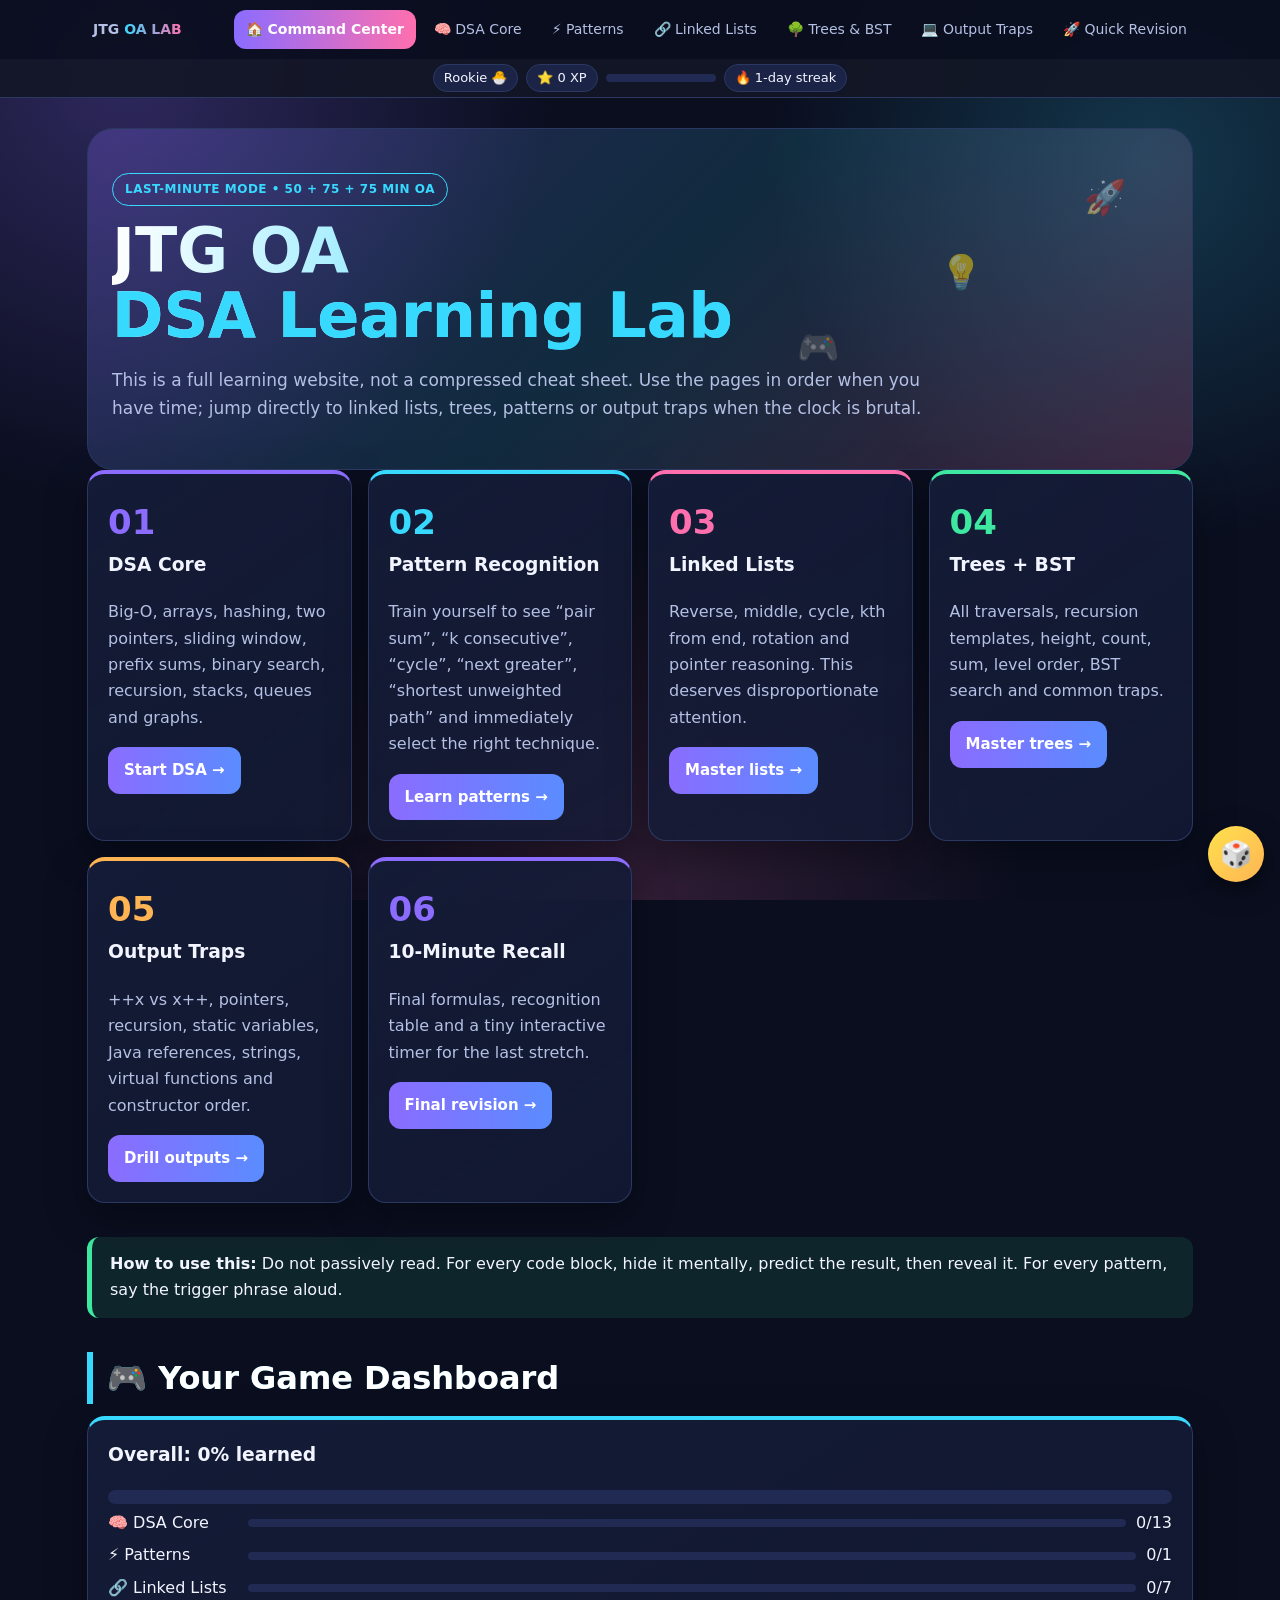
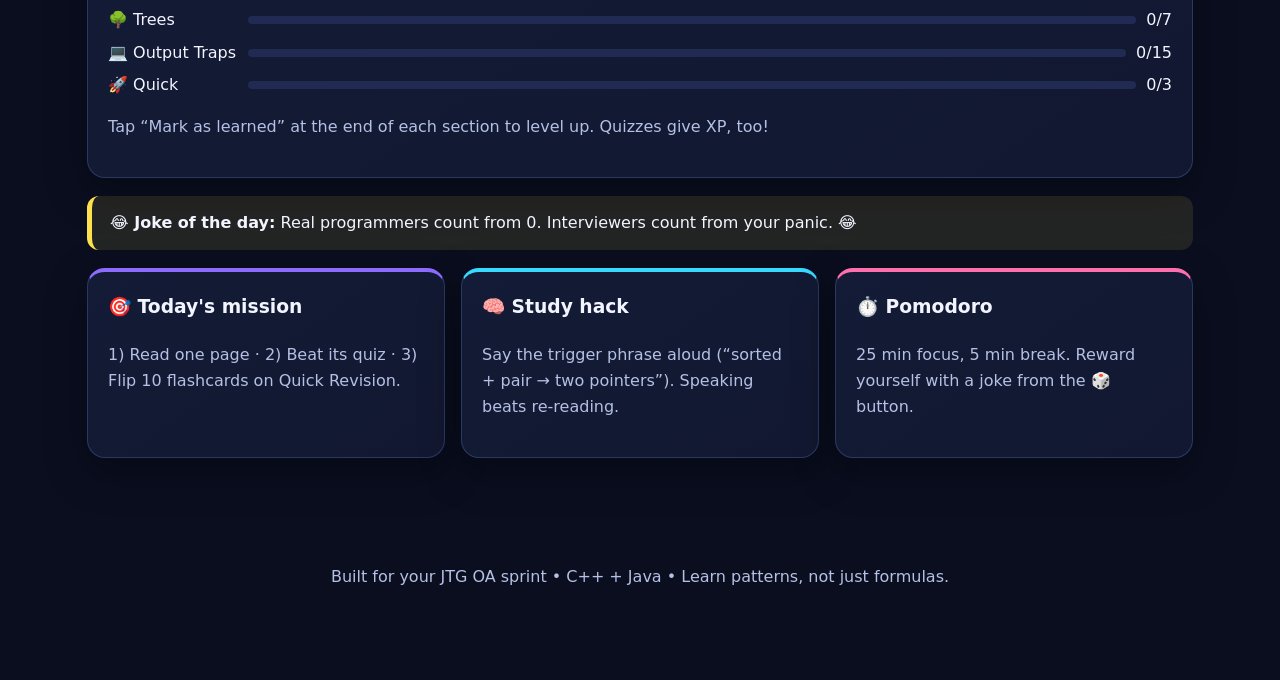
<file: index.html>
<!doctype html><html lang="en"><head><meta charset="utf-8"><meta name="viewport" content="width=device-width,initial-scale=1,viewport-fit=cover"><meta name="theme-color" content="#0a0e1f"><meta name="apple-mobile-web-app-capable" content="yes"><meta name="mobile-web-app-capable" content="yes"><link rel="icon" href="data:image/svg+xml,<svg xmlns=%27http://www.w3.org/2000/svg%27 viewBox=%270 0 100 100%27><text y=%27.9em%27 font-size=%2790%27>🧠</text></svg>">
<title>Command Center | JTG OA Lab</title><link rel="stylesheet" href="style.css"></head><body>
<header><nav class="nav"><a class="logo" href="index.html">JTG <span>OA LAB</span></a><a class="active" href="index.html">🏠 Command Center</a><a class="" href="dsa.html">🧠 DSA Core</a><a class="" href="patterns.html">⚡ Patterns</a><a class="" href="linked-list.html">🔗 Linked Lists</a><a class="" href="trees.html">🌳 Trees & BST</a><a class="" href="output-traps.html">💻 Output Traps</a><a class="" href="quick.html">🚀 Quick Revision</a></nav></header>
<div class="progress"><div id="progressBar"></div></div><main class="wrap">
<div class="hero"><span class="float" style="right:6%;top:12%;animation-delay:0.0s">🚀</span><span class="float" style="right:19%;top:34%;animation-delay:0.8s">💡</span><span class="float" style="right:32%;top:56%;animation-delay:1.6s">🎮</span><span class="badge">LAST-MINUTE MODE • 50 + 75 + 75 MIN OA</span>
<h1>JTG OA<br><span style="color:var(--cyan)">DSA Learning Lab</span></h1>
<p>This is a full learning website, not a compressed cheat sheet. Use the pages in order when you have time; jump directly to linked lists, trees, patterns or output traps when the clock is brutal.</p></div>
<div class="grid">
<div class="card"><div class="kpi">01</div><h3>DSA Core</h3><p>Big-O, arrays, hashing, two pointers, sliding window, prefix sums, binary search, recursion, stacks, queues and graphs.</p><a class="btn" href="dsa.html">Start DSA →</a></div>
<div class="card"><div class="kpi">02</div><h3>Pattern Recognition</h3><p>Train yourself to see “pair sum”, “k consecutive”, “cycle”, “next greater”, “shortest unweighted path” and immediately select the right technique.</p><a class="btn" href="patterns.html">Learn patterns →</a></div>
<div class="card"><div class="kpi">03</div><h3>Linked Lists</h3><p>Reverse, middle, cycle, kth from end, rotation and pointer reasoning. This deserves disproportionate attention.</p><a class="btn" href="linked-list.html">Master lists →</a></div>
<div class="card"><div class="kpi">04</div><h3>Trees + BST</h3><p>All traversals, recursion templates, height, count, sum, level order, BST search and common traps.</p><a class="btn" href="trees.html">Master trees →</a></div>
<div class="card"><div class="kpi">05</div><h3>Output Traps</h3><p>++x vs x++, pointers, recursion, static variables, Java references, strings, virtual functions and constructor order.</p><a class="btn" href="output-traps.html">Drill outputs →</a></div>
<div class="card"><div class="kpi">06</div><h3>10-Minute Recall</h3><p>Final formulas, recognition table and a tiny interactive timer for the last stretch.</p><a class="btn" href="quick.html">Final revision →</a></div>
</div>
<section><div class="callout good"><b>How to use this:</b> Do not passively read. For every code block, hide it mentally, predict the result, then reveal it. For every pattern, say the trigger phrase aloud.</div></section>
</main>
<footer>Built for your JTG OA sprint • C++ + Java • Learn patterns, not just formulas.</footer>
<script src="app.js"></script></body></html>
</file>
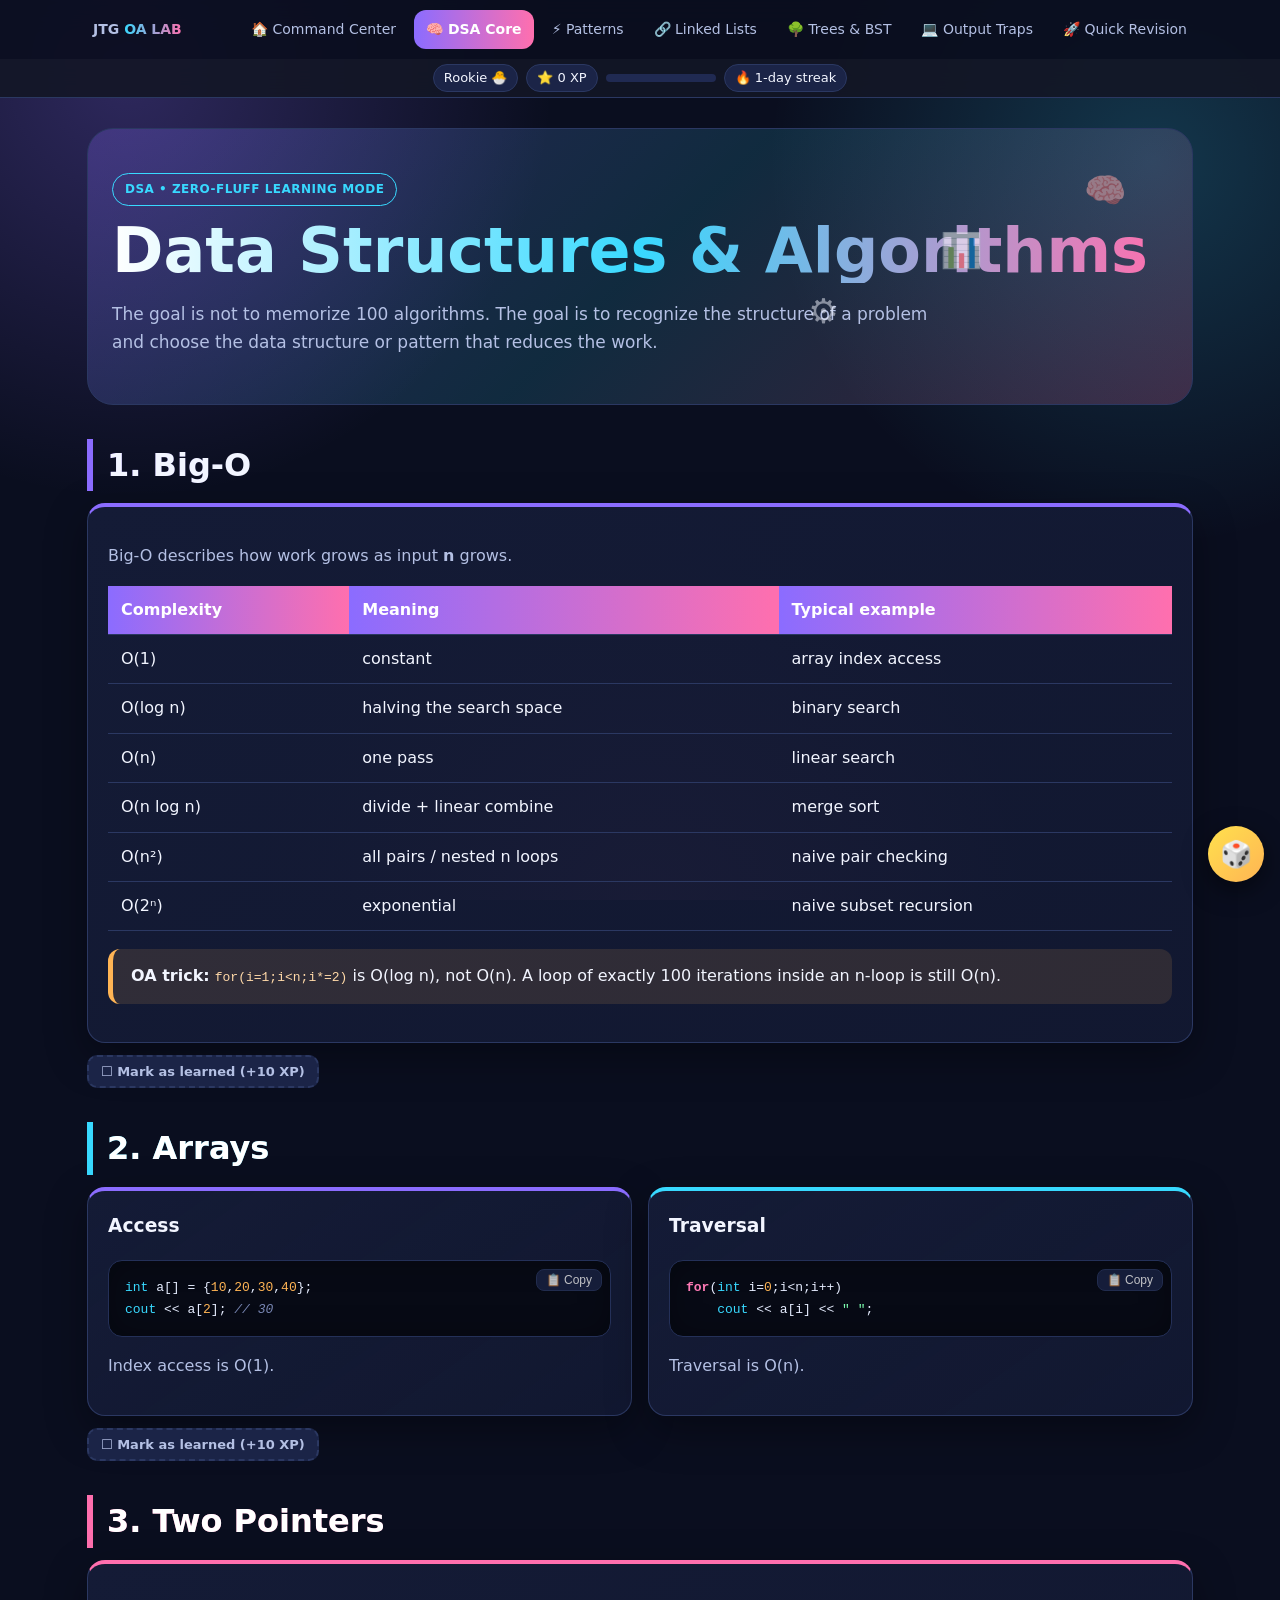
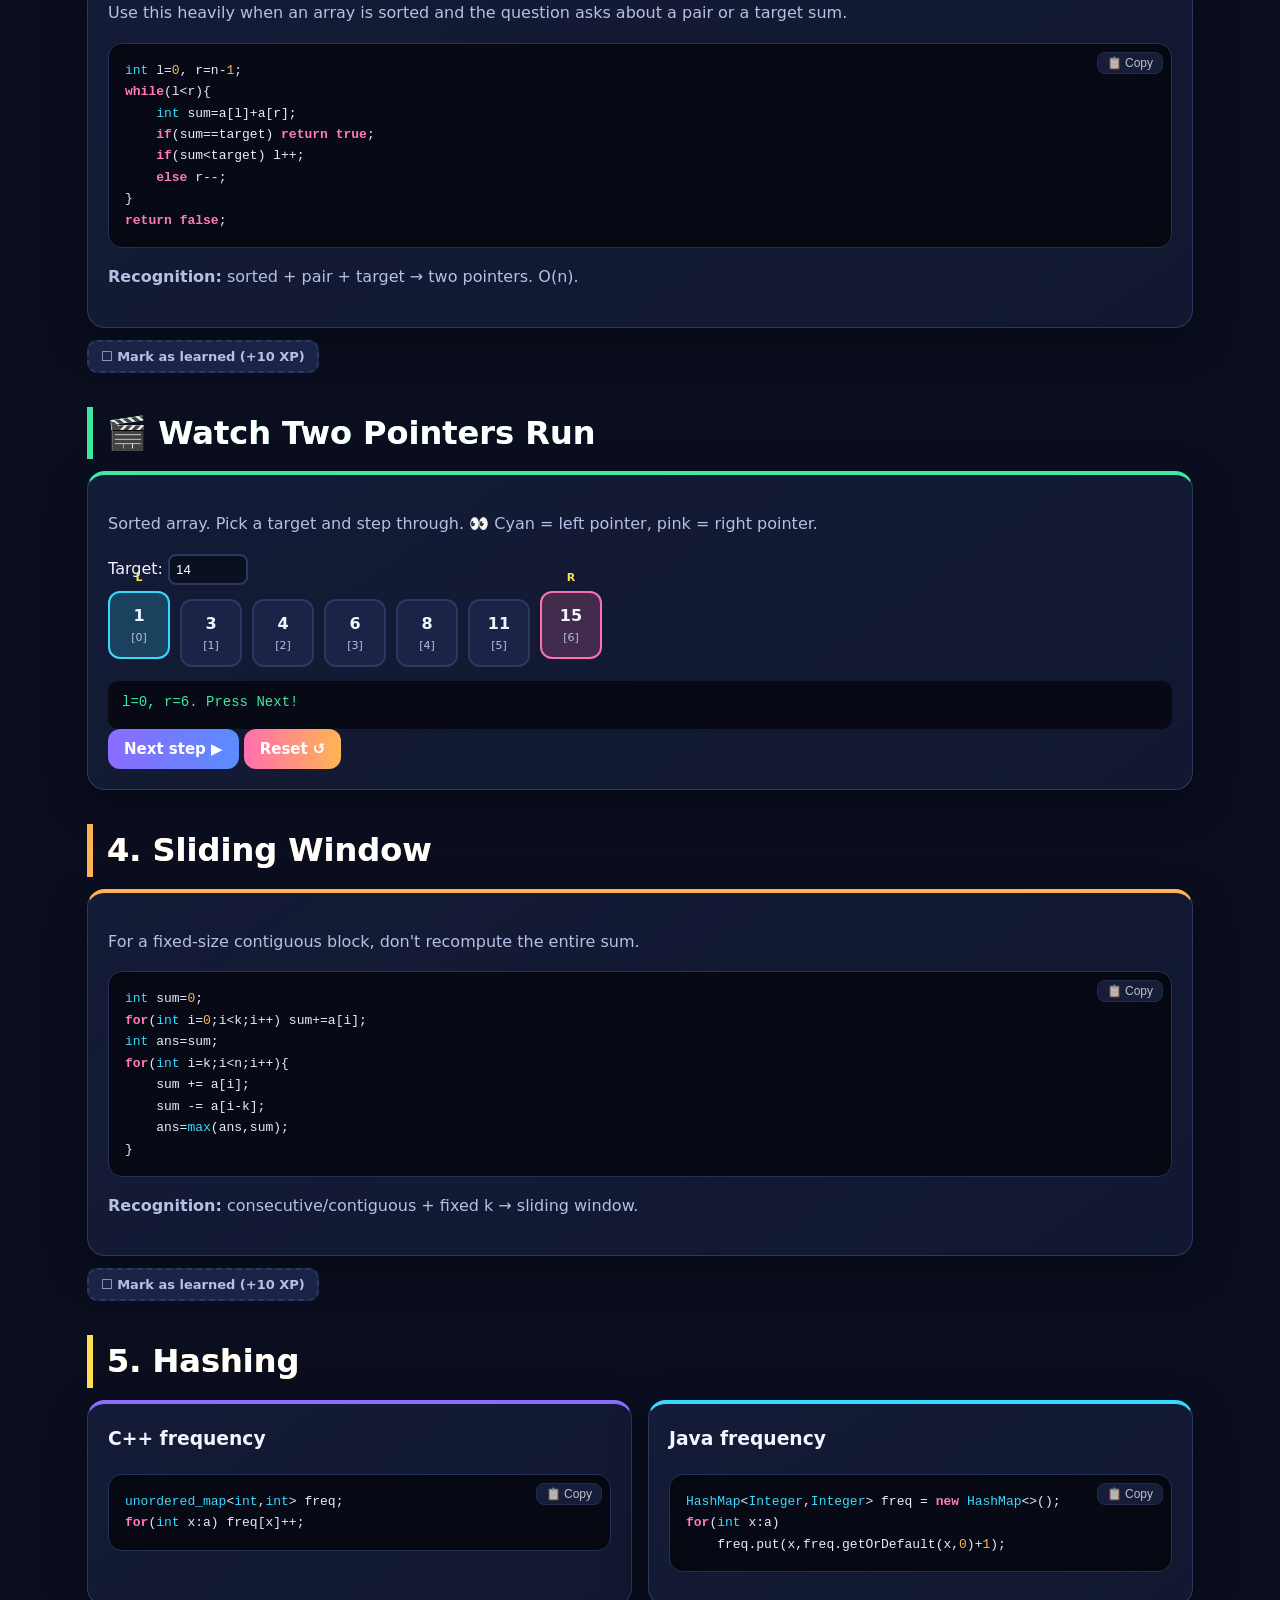
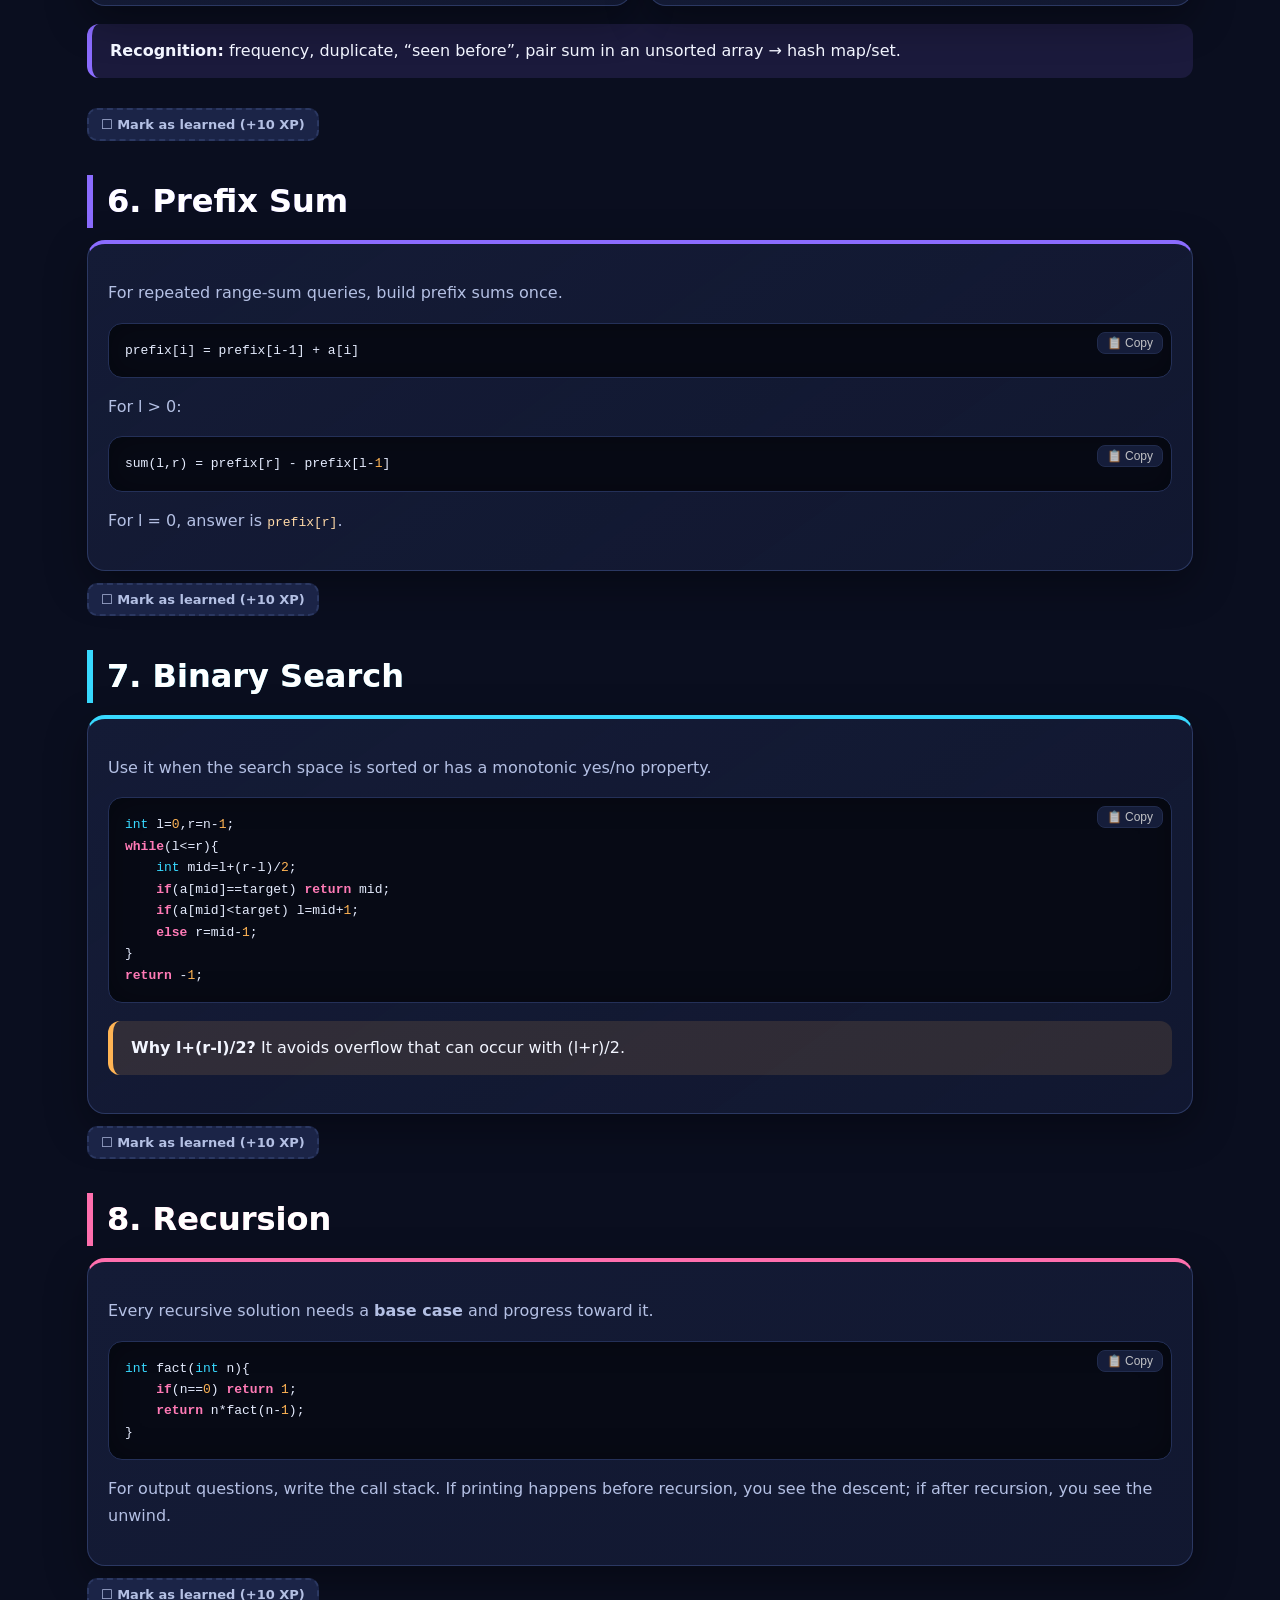
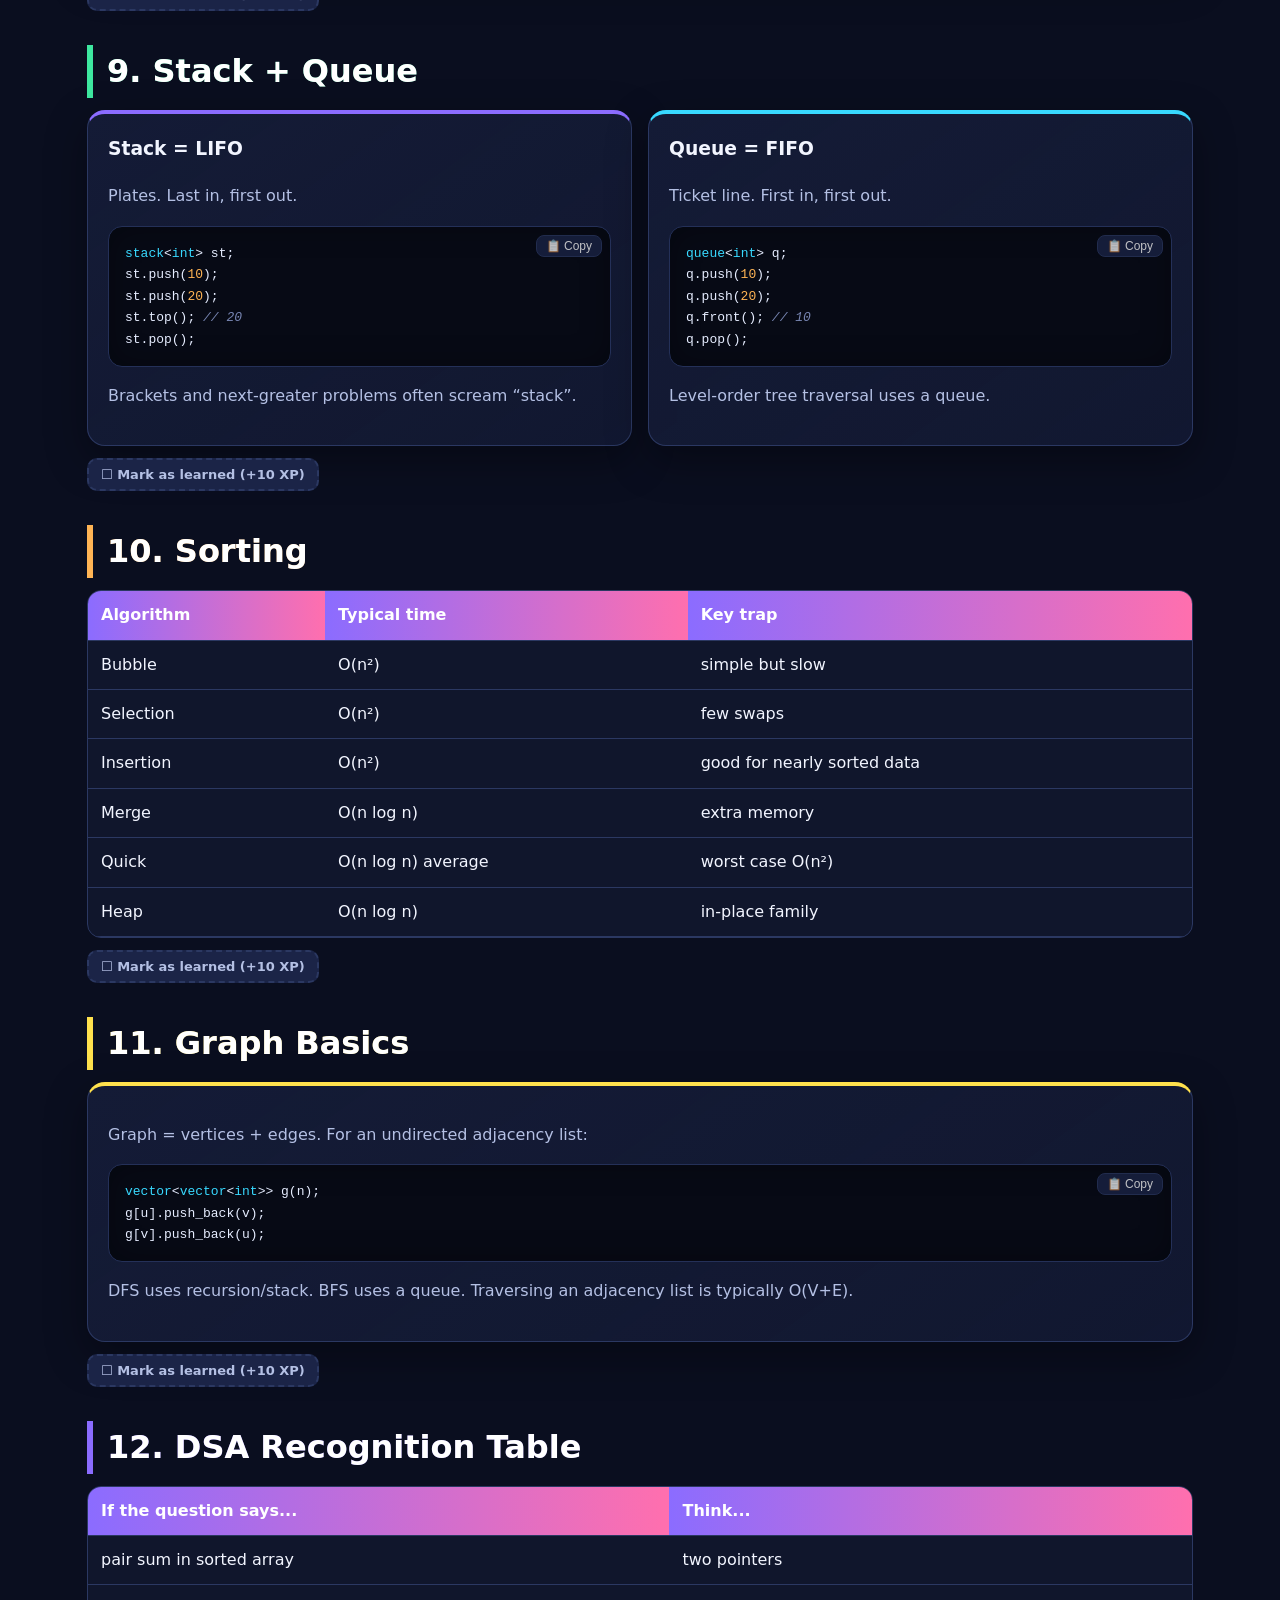
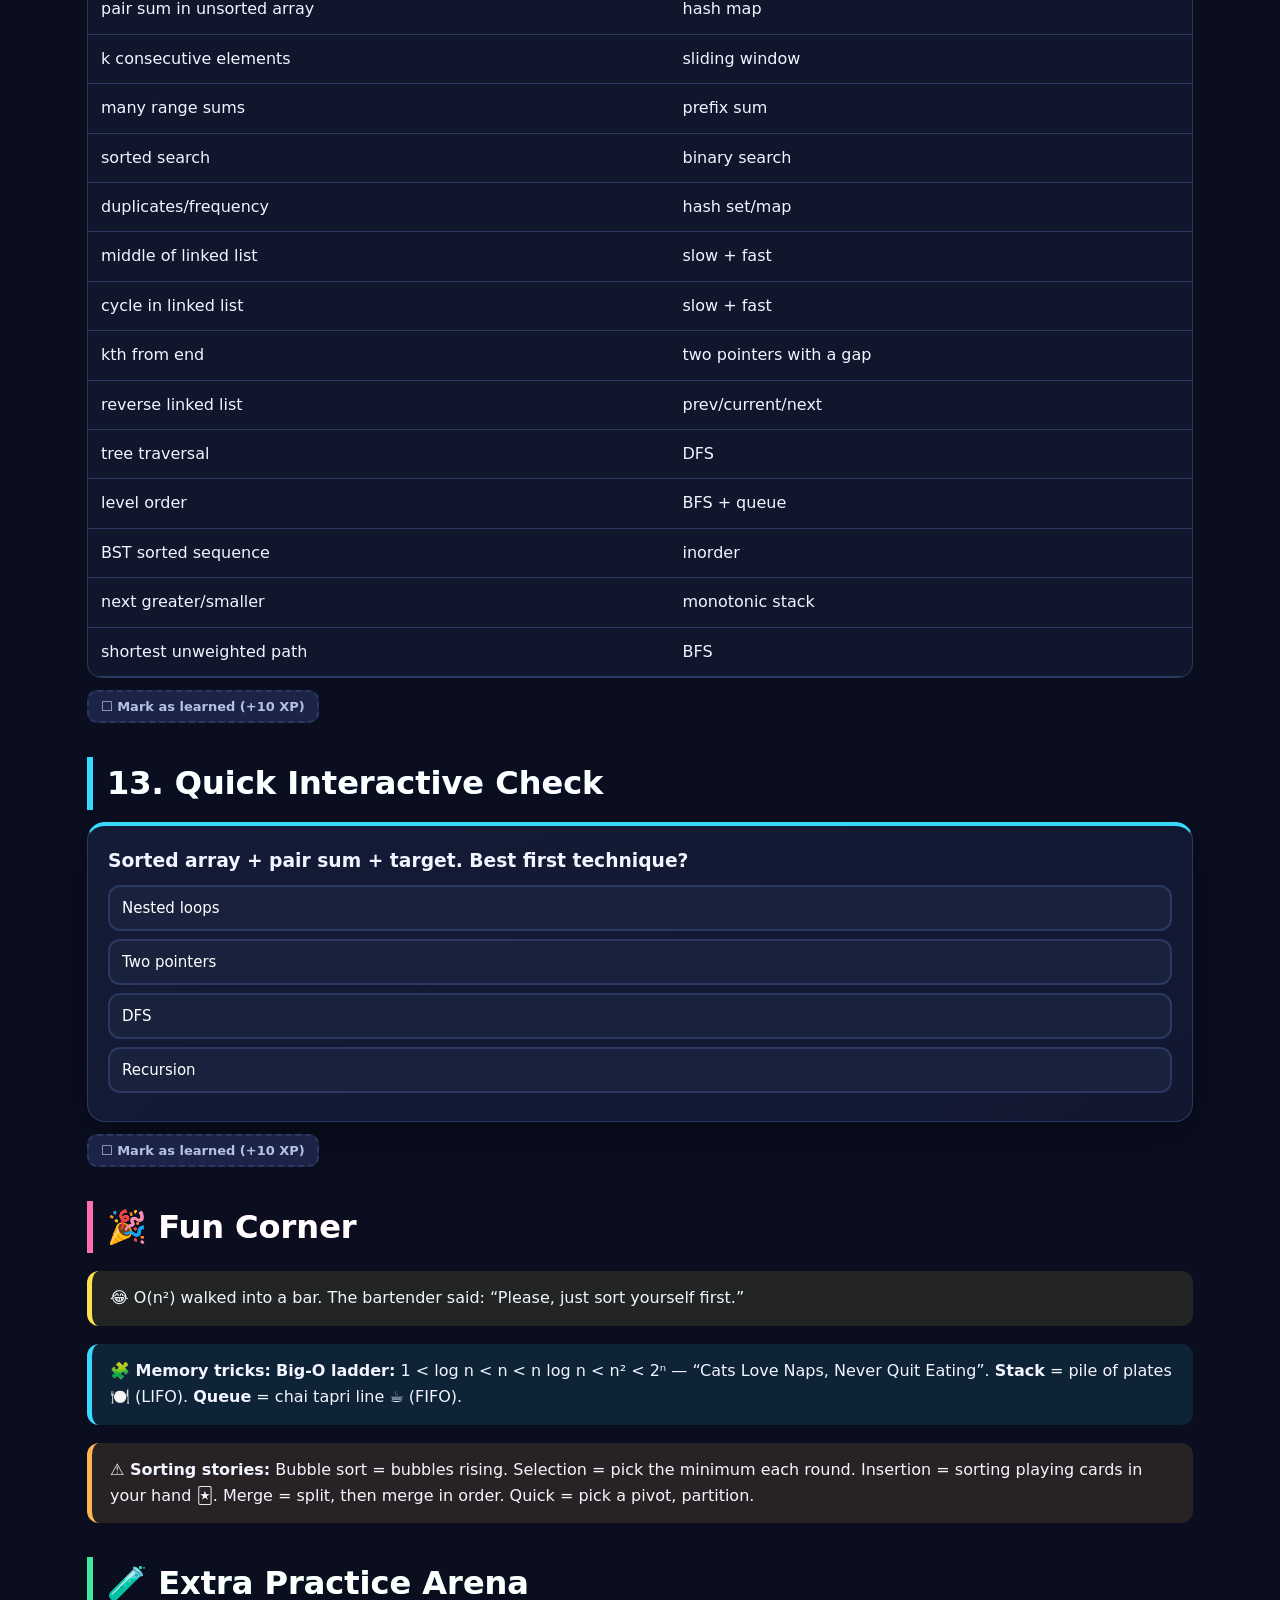
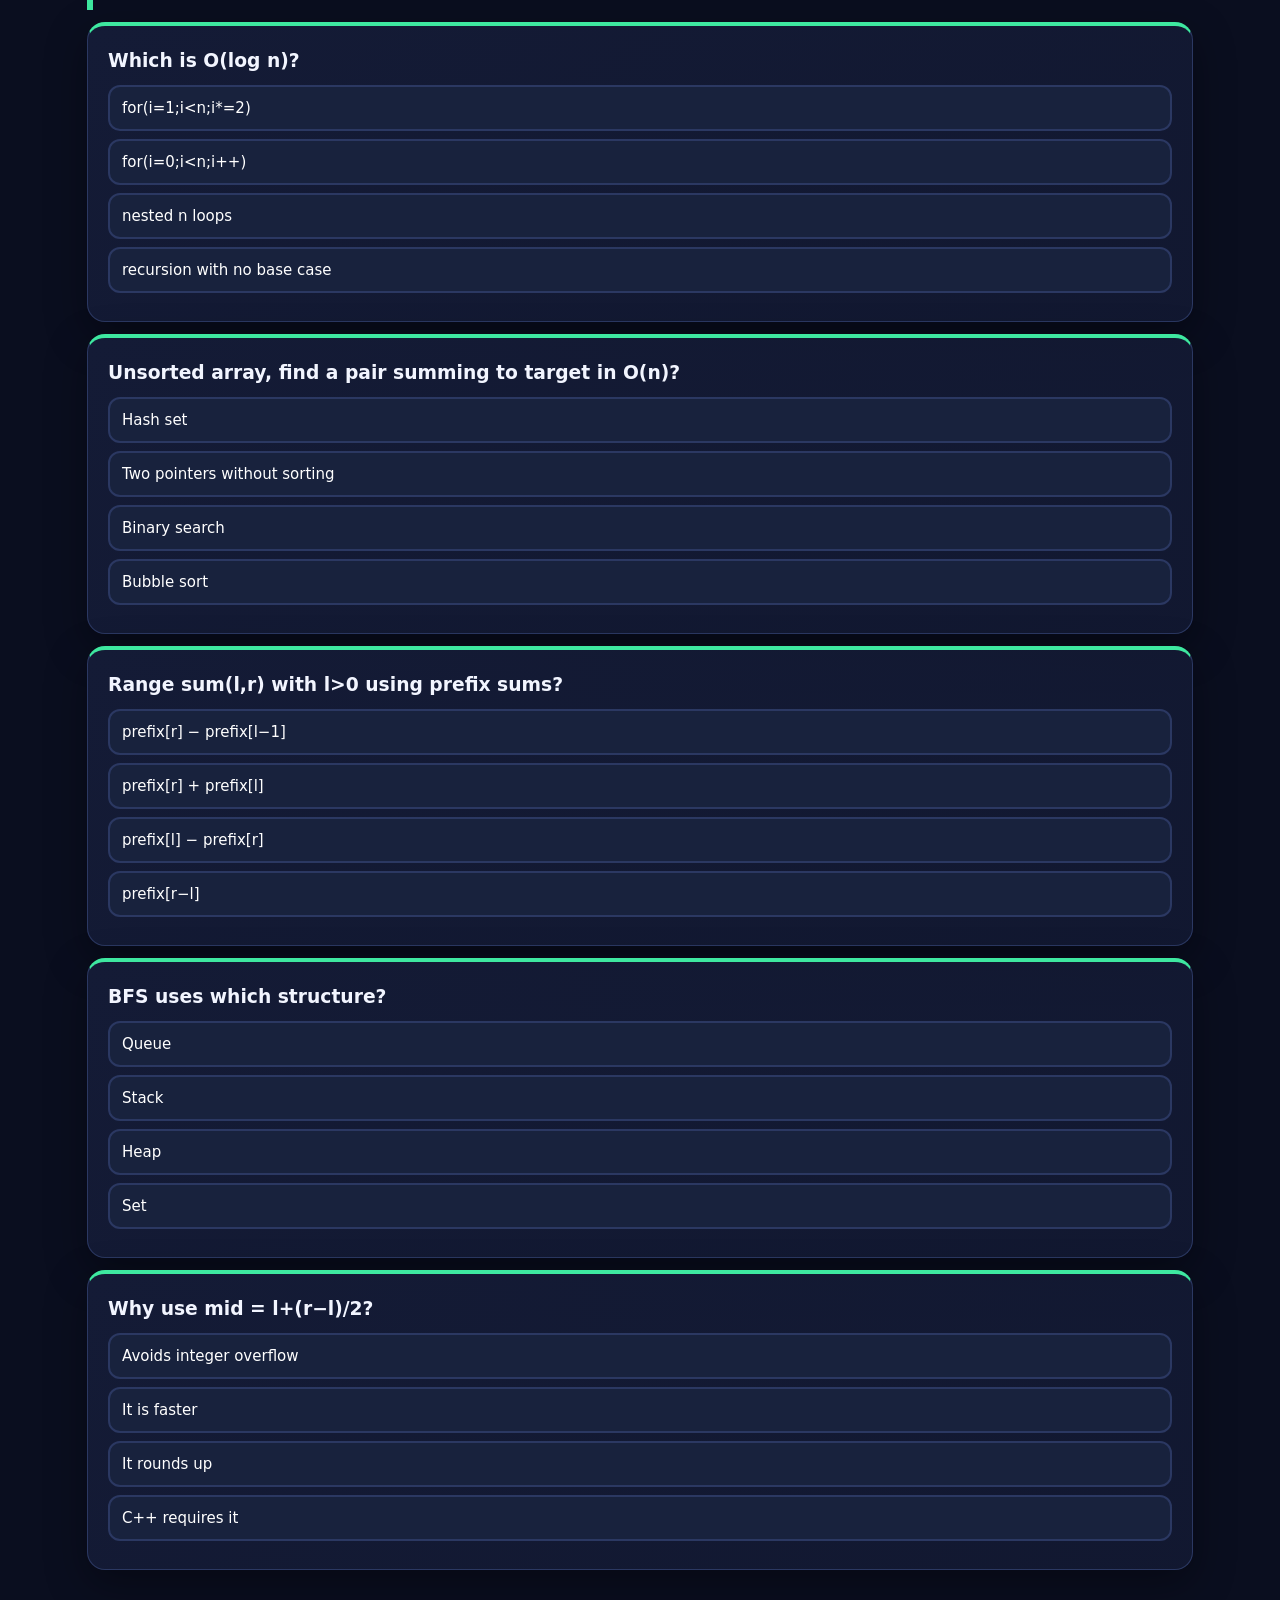
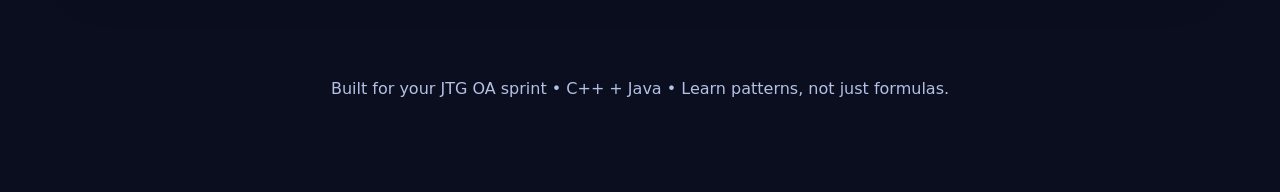
<file: dsa.html>
<!doctype html><html lang="en"><head><meta charset="utf-8"><meta name="viewport" content="width=device-width,initial-scale=1,viewport-fit=cover"><meta name="theme-color" content="#0a0e1f"><meta name="apple-mobile-web-app-capable" content="yes"><meta name="mobile-web-app-capable" content="yes"><link rel="icon" href="data:image/svg+xml,<svg xmlns=%27http://www.w3.org/2000/svg%27 viewBox=%270 0 100 100%27><text y=%27.9em%27 font-size=%2790%27>🧠</text></svg>">
<title>DSA Core | JTG OA Lab</title><link rel="stylesheet" href="style.css"></head><body>
<header><nav class="nav"><a class="logo" href="index.html">JTG <span>OA LAB</span></a><a class="" href="index.html">🏠 Command Center</a><a class="active" href="dsa.html">🧠 DSA Core</a><a class="" href="patterns.html">⚡ Patterns</a><a class="" href="linked-list.html">🔗 Linked Lists</a><a class="" href="trees.html">🌳 Trees & BST</a><a class="" href="output-traps.html">💻 Output Traps</a><a class="" href="quick.html">🚀 Quick Revision</a></nav></header>
<div class="progress"><div id="progressBar"></div></div><main class="wrap">
<div class="hero"><span class="float" style="right:6%;top:12%;animation-delay:0.0s">🧠</span><span class="float" style="right:19%;top:34%;animation-delay:0.8s">📊</span><span class="float" style="right:32%;top:56%;animation-delay:1.6s">⚙️</span><span class="badge">DSA • ZERO-FLUFF LEARNING MODE</span>
<h1>Data Structures & Algorithms</h1>
<p>The goal is not to memorize 100 algorithms. The goal is to recognize the structure of a problem and choose the data structure or pattern that reduces the work.</p></div>

<section><div class="section-title"><h2>1. Big-O</h2></div>
<div class="card"><p>Big-O describes how work grows as input <b>n</b> grows.</p>
<table><tr><th>Complexity</th><th>Meaning</th><th>Typical example</th></tr>
<tr><td>O(1)</td><td>constant</td><td>array index access</td></tr><tr><td>O(log n)</td><td>halving the search space</td><td>binary search</td></tr>
<tr><td>O(n)</td><td>one pass</td><td>linear search</td></tr><tr><td>O(n log n)</td><td>divide + linear combine</td><td>merge sort</td></tr>
<tr><td>O(n²)</td><td>all pairs / nested n loops</td><td>naive pair checking</td></tr><tr><td>O(2ⁿ)</td><td>exponential</td><td>naive subset recursion</td></tr></table>
<div class="callout warn"><b>OA trick:</b> <code>for(i=1;i&lt;n;i*=2)</code> is O(log n), not O(n). A loop of exactly 100 iterations inside an n-loop is still O(n).</div>
</div></section>

<section><h2>2. Arrays</h2><div class="grid">
<div class="card"><h3>Access</h3><pre><code>int a[] = {10,20,30,40};
cout &lt;&lt; a[2]; // 30</code></pre><p>Index access is O(1).</p></div>
<div class="card"><h3>Traversal</h3><pre><code>for(int i=0;i&lt;n;i++)
    cout &lt;&lt; a[i] &lt;&lt; " ";</code></pre><p>Traversal is O(n).</p></div></div></section>

<section><h2>3. Two Pointers</h2><div class="card"><p>Use this heavily when an array is sorted and the question asks about a pair or a target sum.</p>
<pre><code>int l=0, r=n-1;
while(l&lt;r){
    int sum=a[l]+a[r];
    if(sum==target) return true;
    if(sum&lt;target) l++;
    else r--;
}
return false;</code></pre>
<p><b>Recognition:</b> sorted + pair + target → two pointers. O(n).</p></div></section>

<section><h2>4. Sliding Window</h2><div class="card"><p>For a fixed-size contiguous block, don't recompute the entire sum.</p>
<pre><code>int sum=0;
for(int i=0;i&lt;k;i++) sum+=a[i];
int ans=sum;
for(int i=k;i&lt;n;i++){
    sum += a[i];
    sum -= a[i-k];
    ans=max(ans,sum);
}</code></pre>
<p><b>Recognition:</b> consecutive/contiguous + fixed k → sliding window.</p></div></section>

<section><h2>5. Hashing</h2><div class="grid">
<div class="card"><h3>C++ frequency</h3><pre><code>unordered_map&lt;int,int&gt; freq;
for(int x:a) freq[x]++;</code></pre></div>
<div class="card"><h3>Java frequency</h3><pre><code>HashMap&lt;Integer,Integer&gt; freq = new HashMap&lt;&gt;();
for(int x:a)
    freq.put(x,freq.getOrDefault(x,0)+1);</code></pre></div>
</div><div class="callout"><b>Recognition:</b> frequency, duplicate, “seen before”, pair sum in an unsorted array → hash map/set.</div></section>

<section><h2>6. Prefix Sum</h2><div class="card"><p>For repeated range-sum queries, build prefix sums once.</p>
<pre><code>prefix[i] = prefix[i-1] + a[i]</code></pre>
<p>For l &gt; 0:</p><pre><code>sum(l,r) = prefix[r] - prefix[l-1]</code></pre>
<p>For l = 0, answer is <code>prefix[r]</code>.</p></div></section>

<section><h2>7. Binary Search</h2><div class="card"><p>Use it when the search space is sorted or has a monotonic yes/no property.</p>
<pre><code>int l=0,r=n-1;
while(l&lt;=r){
    int mid=l+(r-l)/2;
    if(a[mid]==target) return mid;
    if(a[mid]&lt;target) l=mid+1;
    else r=mid-1;
}
return -1;</code></pre>
<div class="callout warn"><b>Why l+(r-l)/2?</b> It avoids overflow that can occur with (l+r)/2.</div></div></section>

<section><h2>8. Recursion</h2><div class="card"><p>Every recursive solution needs a <b>base case</b> and progress toward it.</p>
<pre><code>int fact(int n){
    if(n==0) return 1;
    return n*fact(n-1);
}</code></pre>
<p>For output questions, write the call stack. If printing happens before recursion, you see the descent; if after recursion, you see the unwind.</p></div></section>

<section><h2>9. Stack + Queue</h2><div class="grid">
<div class="card"><h3>Stack = LIFO</h3><p>Plates. Last in, first out.</p><pre><code>stack&lt;int&gt; st;
st.push(10);
st.push(20);
st.top(); // 20
st.pop();</code></pre><p>Brackets and next-greater problems often scream “stack”.</p></div>
<div class="card"><h3>Queue = FIFO</h3><p>Ticket line. First in, first out.</p><pre><code>queue&lt;int&gt; q;
q.push(10);
q.push(20);
q.front(); // 10
q.pop();</code></pre><p>Level-order tree traversal uses a queue.</p></div>
</div></section>

<section><h2>10. Sorting</h2><div class="table-wrap"><table><tr><th>Algorithm</th><th>Typical time</th><th>Key trap</th></tr>
<tr><td>Bubble</td><td>O(n²)</td><td>simple but slow</td></tr><tr><td>Selection</td><td>O(n²)</td><td>few swaps</td></tr>
<tr><td>Insertion</td><td>O(n²)</td><td>good for nearly sorted data</td></tr><tr><td>Merge</td><td>O(n log n)</td><td>extra memory</td></tr>
<tr><td>Quick</td><td>O(n log n) average</td><td>worst case O(n²)</td></tr><tr><td>Heap</td><td>O(n log n)</td><td>in-place family</td></tr></table></div></section>

<section><h2>11. Graph Basics</h2><div class="card"><p>Graph = vertices + edges. For an undirected adjacency list:</p>
<pre><code>vector&lt;vector&lt;int&gt;&gt; g(n);
g[u].push_back(v);
g[v].push_back(u);</code></pre>
<p>DFS uses recursion/stack. BFS uses a queue. Traversing an adjacency list is typically O(V+E).</p></div></section>

<section><h2>12. DSA Recognition Table</h2><div class="table-wrap"><table>
<tr><th>If the question says...</th><th>Think...</th></tr>
<tr><td>pair sum in sorted array</td><td>two pointers</td></tr>
<tr><td>pair sum in unsorted array</td><td>hash map</td></tr>
<tr><td>k consecutive elements</td><td>sliding window</td></tr>
<tr><td>many range sums</td><td>prefix sum</td></tr>
<tr><td>sorted search</td><td>binary search</td></tr>
<tr><td>duplicates/frequency</td><td>hash set/map</td></tr>
<tr><td>middle of linked list</td><td>slow + fast</td></tr>
<tr><td>cycle in linked list</td><td>slow + fast</td></tr>
<tr><td>kth from end</td><td>two pointers with a gap</td></tr>
<tr><td>reverse linked list</td><td>prev/current/next</td></tr>
<tr><td>tree traversal</td><td>DFS</td></tr>
<tr><td>level order</td><td>BFS + queue</td></tr>
<tr><td>BST sorted sequence</td><td>inorder</td></tr>
<tr><td>next greater/smaller</td><td>monotonic stack</td></tr>
<tr><td>shortest unweighted path</td><td>BFS</td></tr>
</table></div></section>

<section><h2>13. Quick Interactive Check</h2>
<div class="card quiz"><h3>Sorted array + pair sum + target. Best first technique?</h3>
<button class="option" data-correct="false">Nested loops</button>
<button class="option" data-correct="true">Two pointers</button>
<button class="option" data-correct="false">DFS</button>
<button class="option" data-correct="false">Recursion</button></div>
</section>
</main>
<footer>Built for your JTG OA sprint • C++ + Java • Learn patterns, not just formulas.</footer>
<script src="app.js"></script></body></html>
</file>
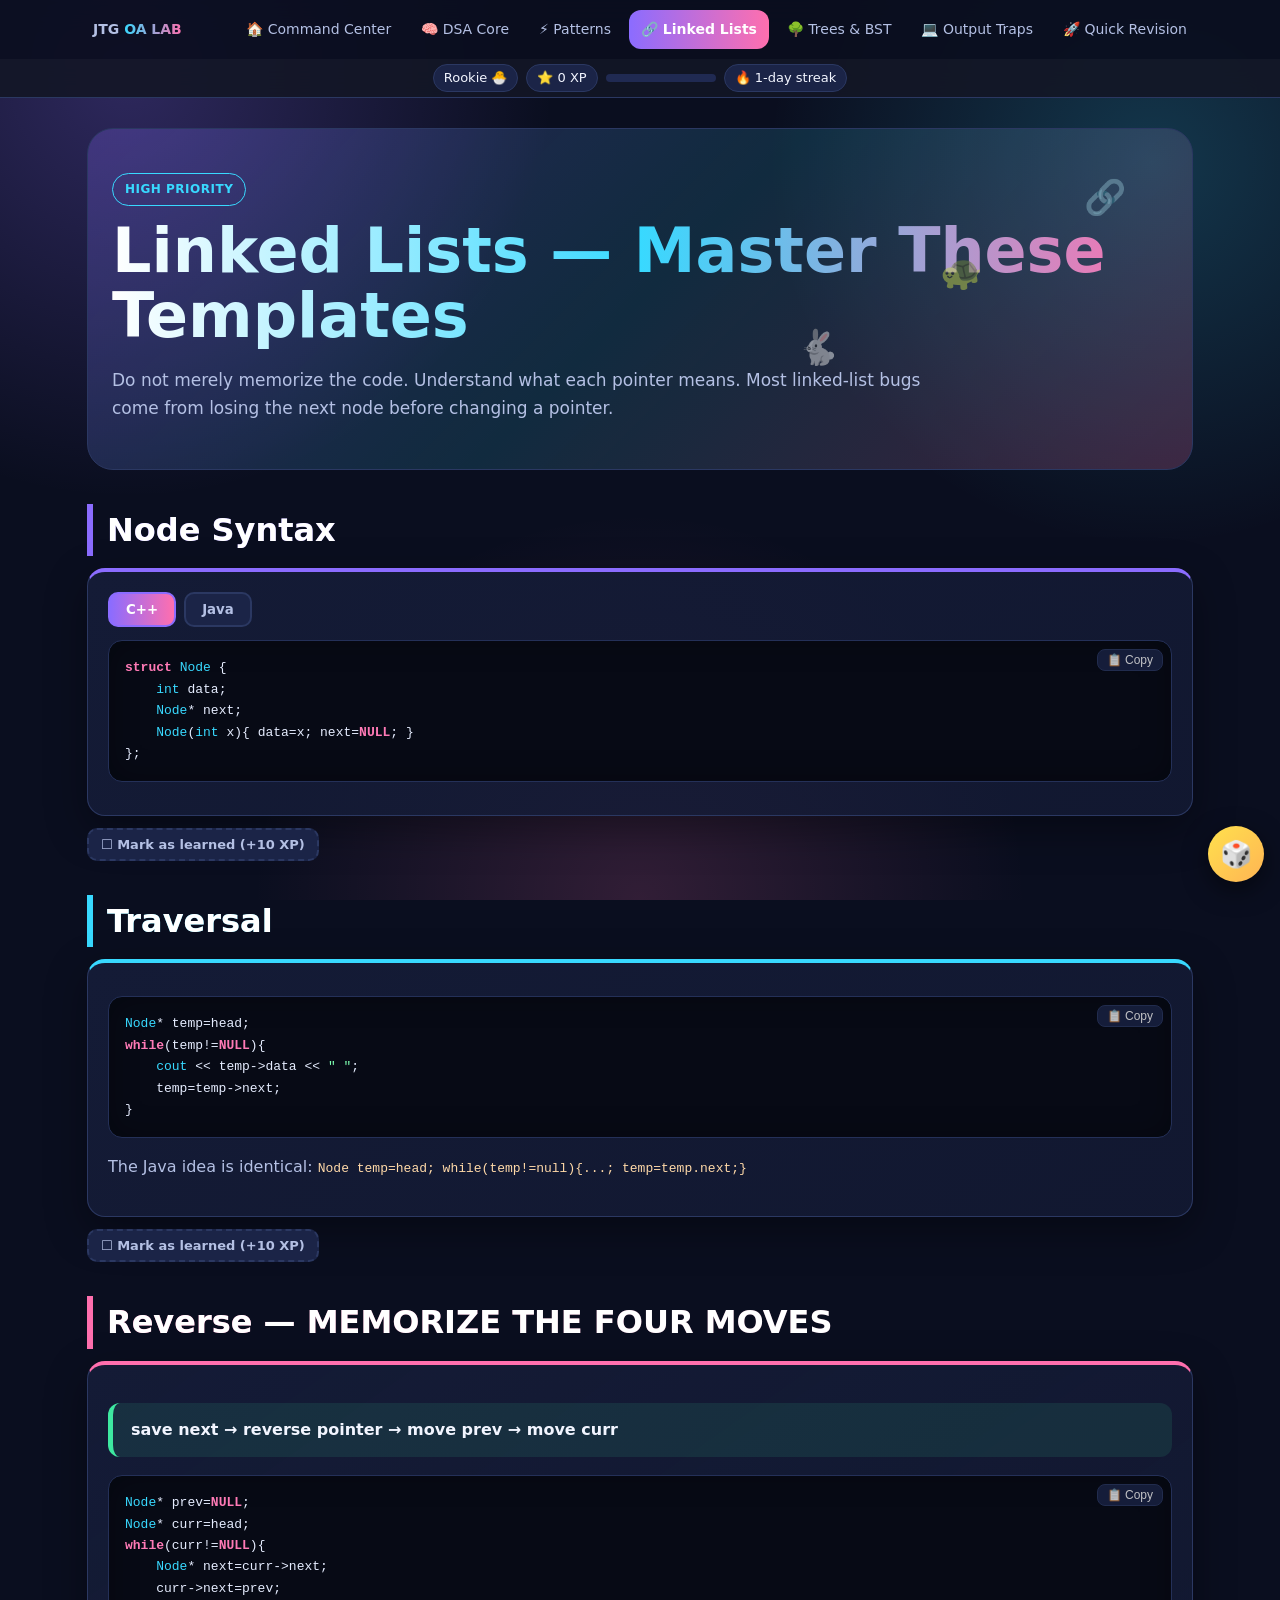
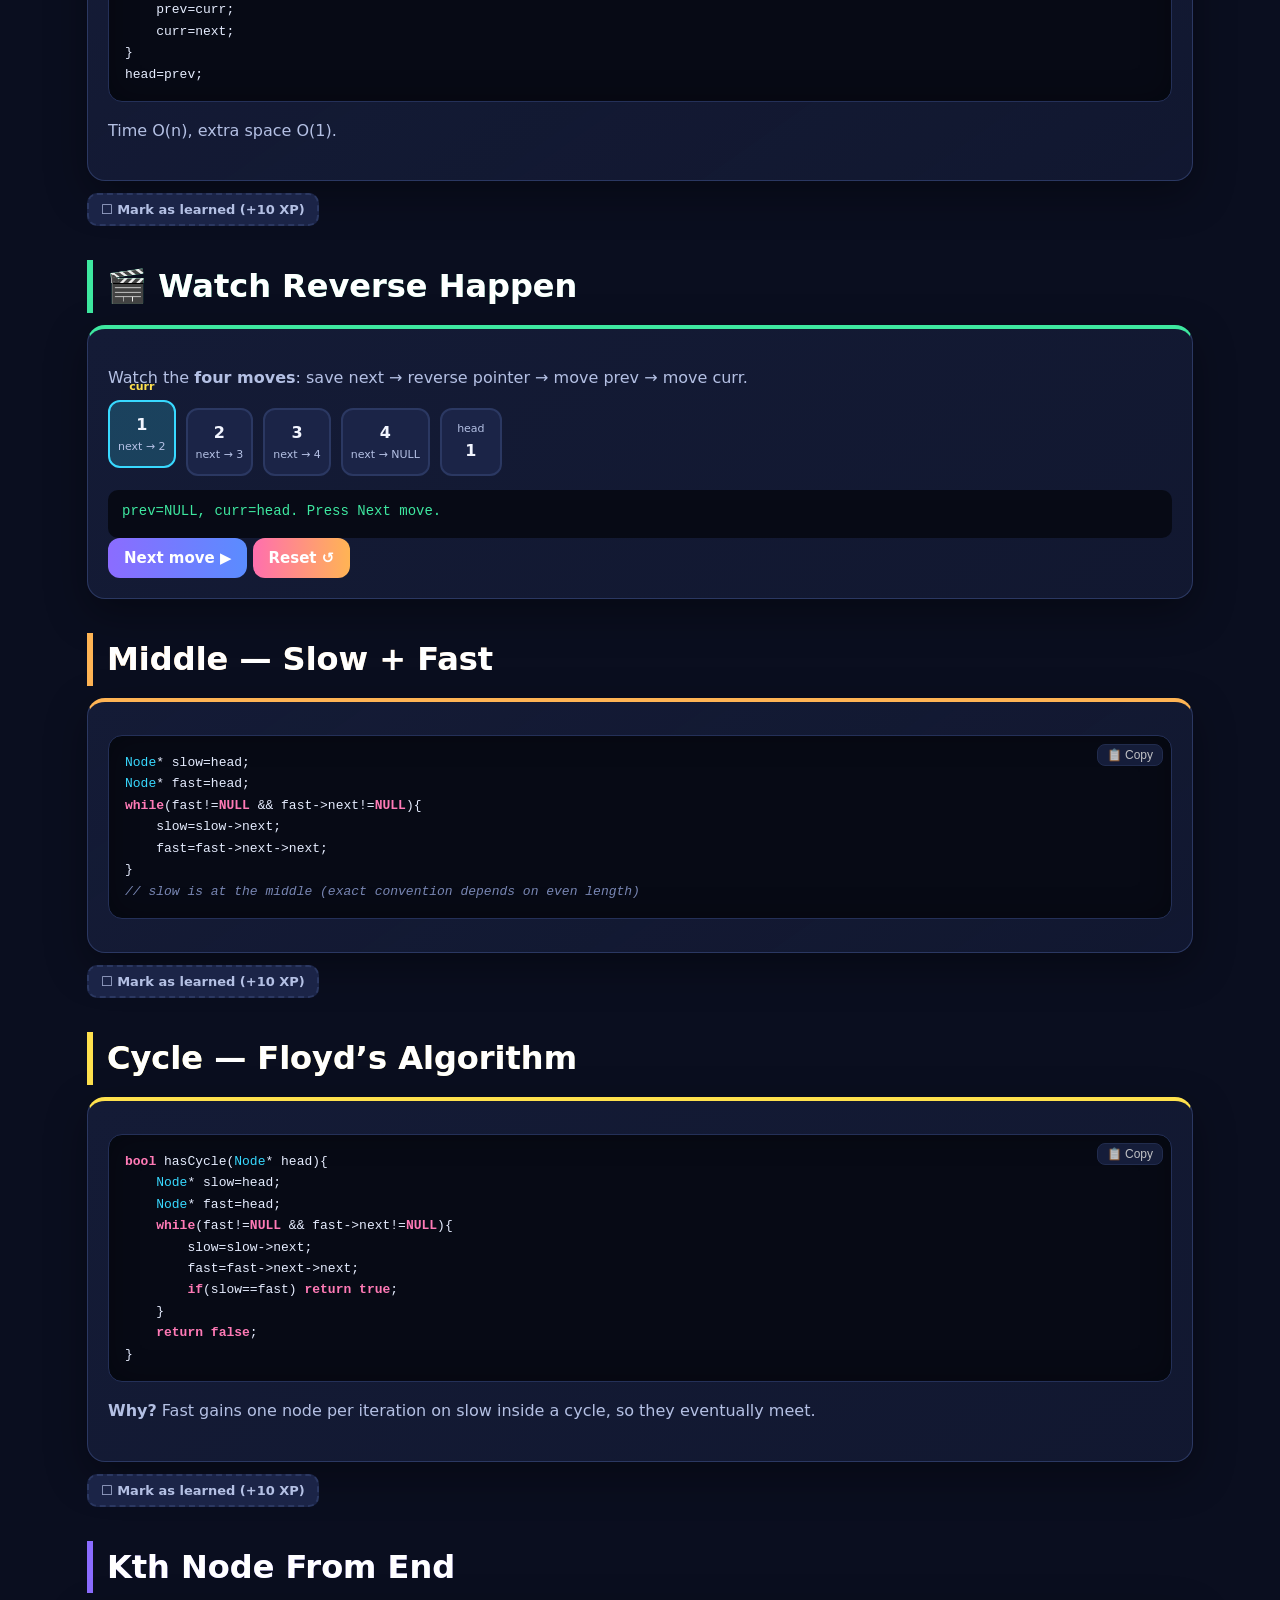
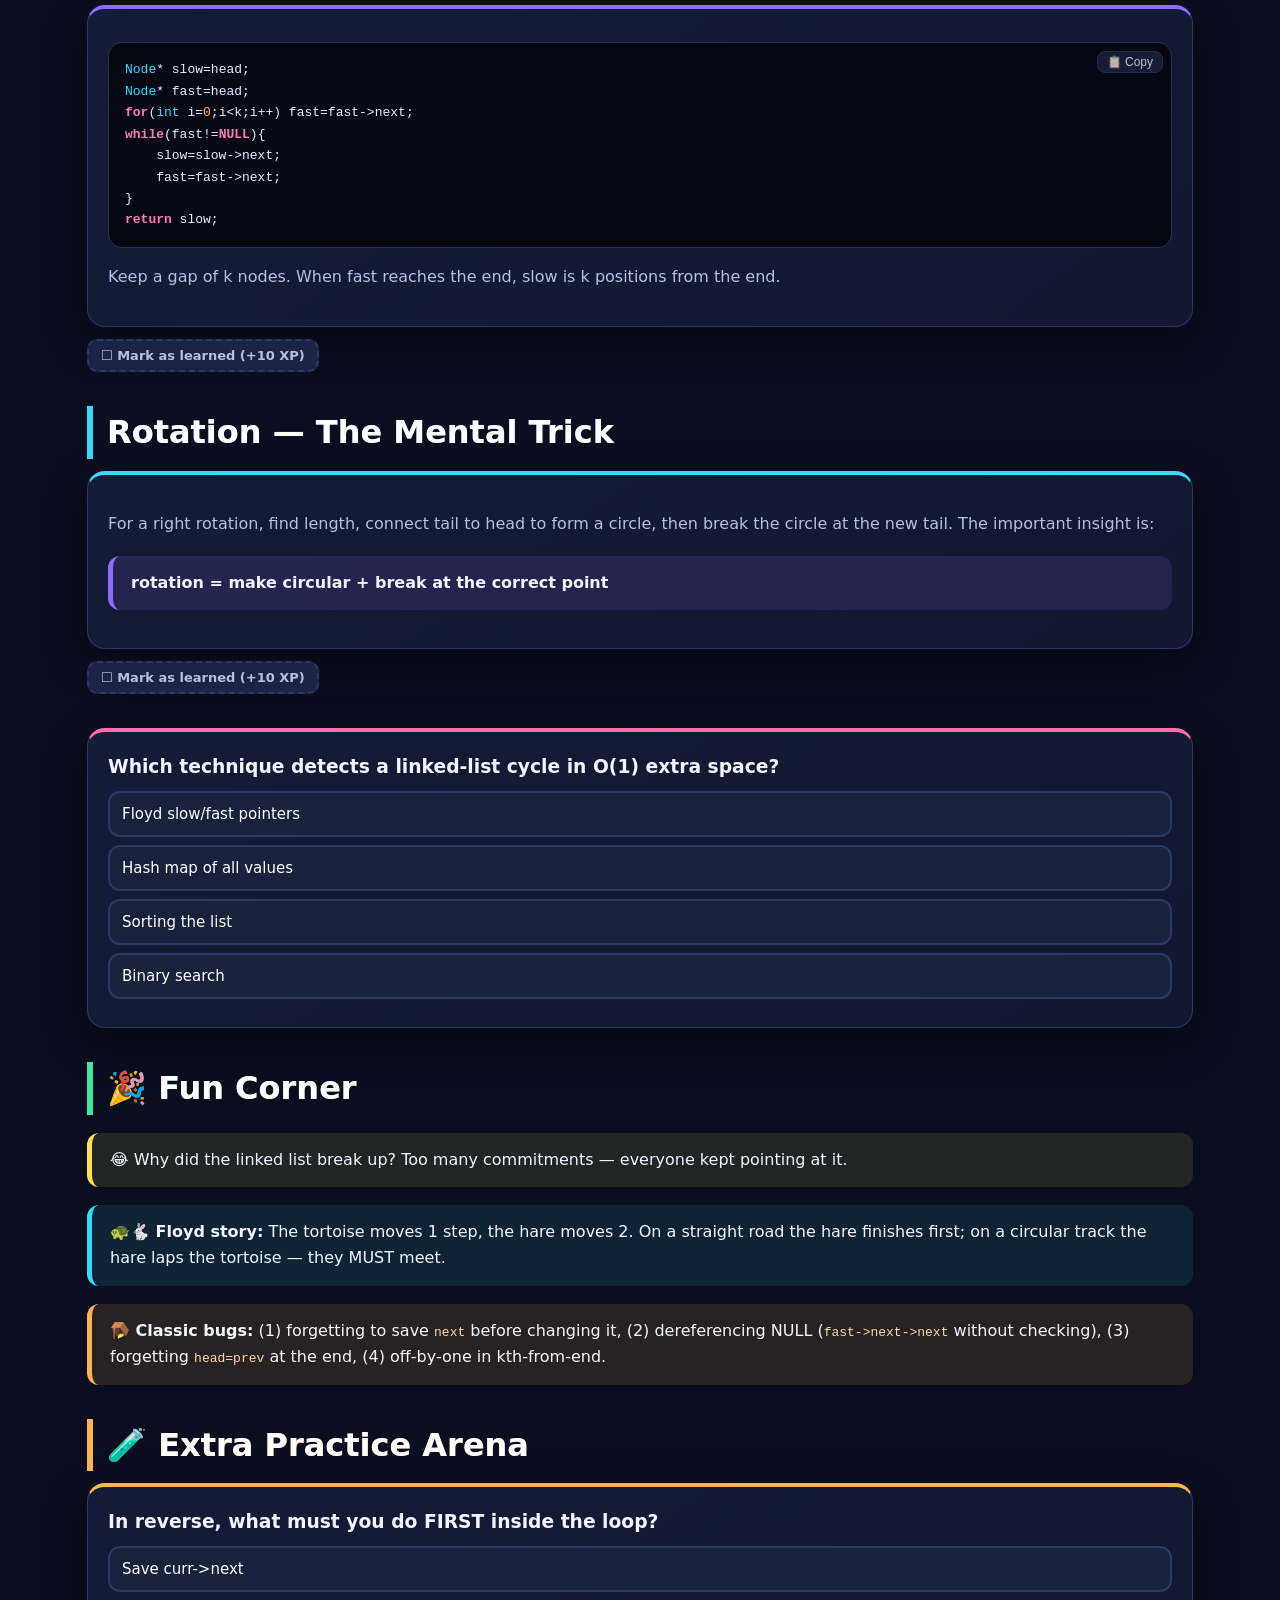
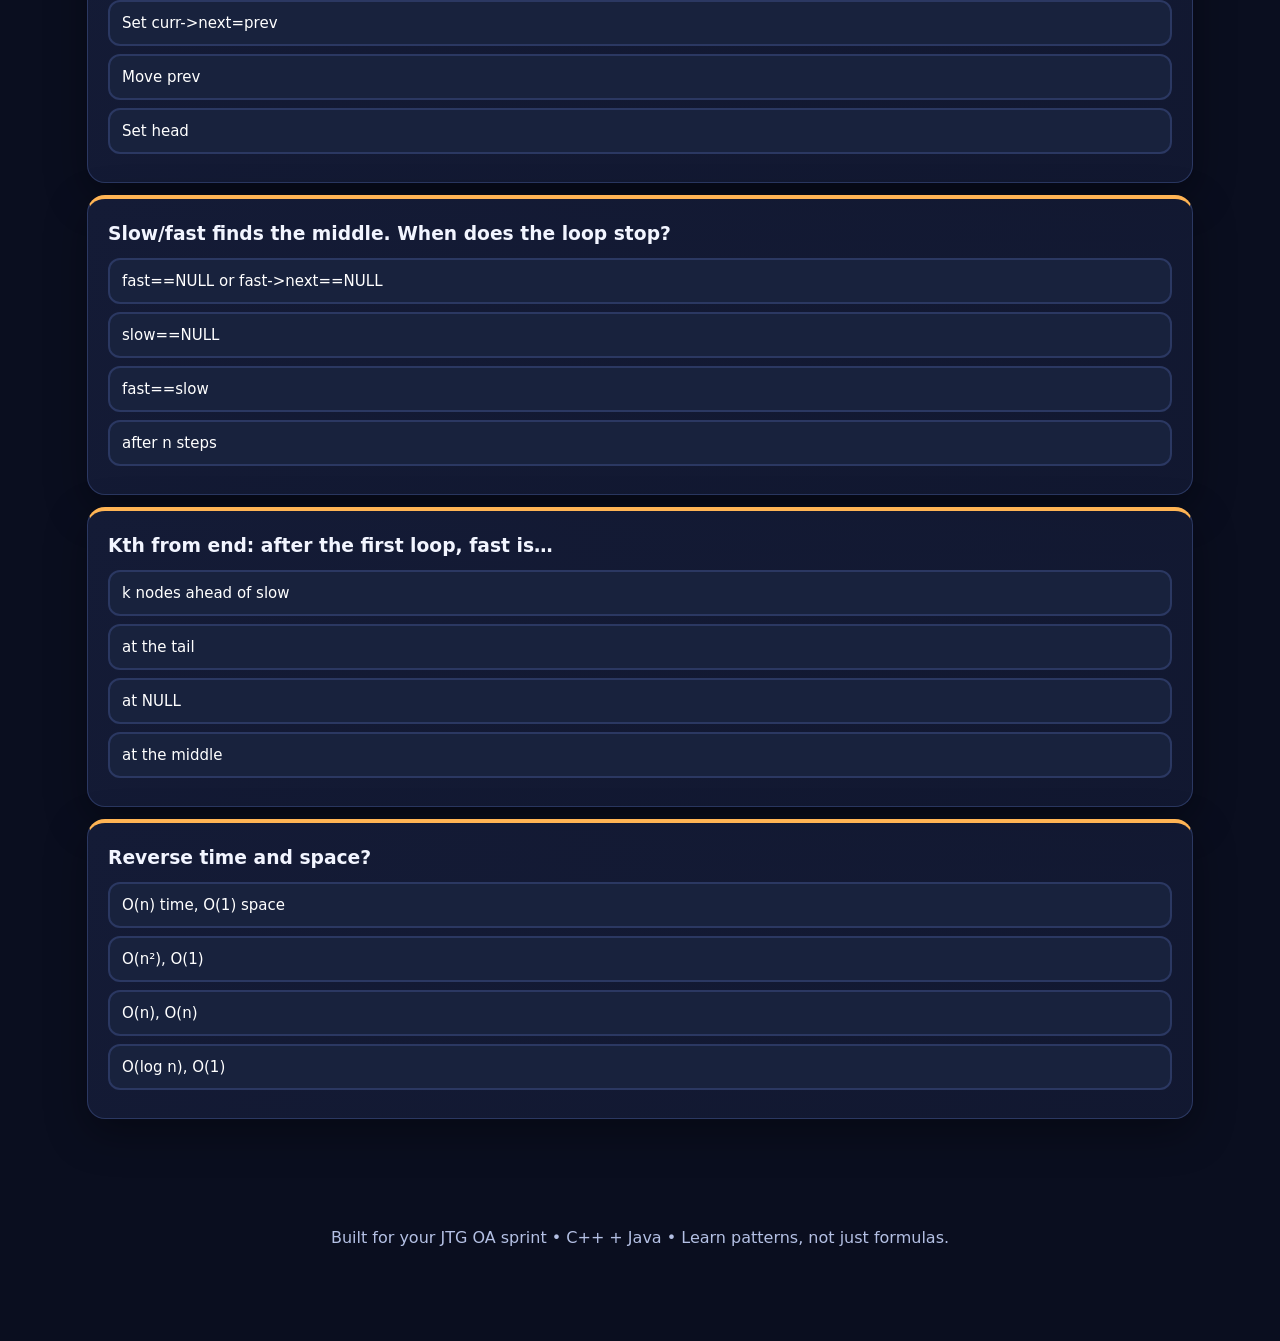
<file: linked-list.html>
<!doctype html><html lang="en"><head><meta charset="utf-8"><meta name="viewport" content="width=device-width,initial-scale=1,viewport-fit=cover"><meta name="theme-color" content="#0a0e1f"><meta name="apple-mobile-web-app-capable" content="yes"><meta name="mobile-web-app-capable" content="yes"><link rel="icon" href="data:image/svg+xml,<svg xmlns=%27http://www.w3.org/2000/svg%27 viewBox=%270 0 100 100%27><text y=%27.9em%27 font-size=%2790%27>🧠</text></svg>">
<title>Linked Lists | JTG OA Lab</title><link rel="stylesheet" href="style.css"></head><body>
<header><nav class="nav"><a class="logo" href="index.html">JTG <span>OA LAB</span></a><a class="" href="index.html">🏠 Command Center</a><a class="" href="dsa.html">🧠 DSA Core</a><a class="" href="patterns.html">⚡ Patterns</a><a class="active" href="linked-list.html">🔗 Linked Lists</a><a class="" href="trees.html">🌳 Trees & BST</a><a class="" href="output-traps.html">💻 Output Traps</a><a class="" href="quick.html">🚀 Quick Revision</a></nav></header>
<div class="progress"><div id="progressBar"></div></div><main class="wrap">
<div class="hero"><span class="float" style="right:6%;top:12%;animation-delay:0.0s">🔗</span><span class="float" style="right:19%;top:34%;animation-delay:0.8s">🐢</span><span class="float" style="right:32%;top:56%;animation-delay:1.6s">🐇</span><span class="badge">HIGH PRIORITY</span><h1>Linked Lists — Master These Templates</h1>
<p>Do not merely memorize the code. Understand what each pointer means. Most linked-list bugs come from losing the next node before changing a pointer.</p></div>

<section><h2>Node Syntax</h2><div class="card" data-tabs>
<div class="tabs"><button class="tab active">C++</button><button class="tab">Java</button></div>
<div class="tabcontent active"><pre><code>struct Node {
    int data;
    Node* next;
    Node(int x){ data=x; next=NULL; }
};</code></pre></div>
<div class="tabcontent"><pre><code>class Node {
    int data;
    Node next;
    Node(int x){ data=x; next=null; }
}</code></pre></div></div></section>

<section><h2>Traversal</h2><div class="card"><pre><code>Node* temp=head;
while(temp!=NULL){
    cout &lt;&lt; temp-&gt;data &lt;&lt; " ";
    temp=temp-&gt;next;
}</code></pre><p>The Java idea is identical: <code>Node temp=head; while(temp!=null){...; temp=temp.next;}</code></p></div></section>

<section><h2>Reverse — MEMORIZE THE FOUR MOVES</h2><div class="card"><div class="callout good"><b>save next → reverse pointer → move prev → move curr</b></div>
<pre><code>Node* prev=NULL;
Node* curr=head;
while(curr!=NULL){
    Node* next=curr-&gt;next;
    curr-&gt;next=prev;
    prev=curr;
    curr=next;
}
head=prev;</code></pre>
<p>Time O(n), extra space O(1).</p></div></section>

<section><h2>Middle — Slow + Fast</h2><div class="card"><pre><code>Node* slow=head;
Node* fast=head;
while(fast!=NULL && fast-&gt;next!=NULL){
    slow=slow-&gt;next;
    fast=fast-&gt;next-&gt;next;
}
// slow is at the middle (exact convention depends on even length)</code></pre></div></section>

<section><h2>Cycle — Floyd’s Algorithm</h2><div class="card"><pre><code>bool hasCycle(Node* head){
    Node* slow=head;
    Node* fast=head;
    while(fast!=NULL && fast-&gt;next!=NULL){
        slow=slow-&gt;next;
        fast=fast-&gt;next-&gt;next;
        if(slow==fast) return true;
    }
    return false;
}</code></pre><p><b>Why?</b> Fast gains one node per iteration on slow inside a cycle, so they eventually meet.</p></div></section>

<section><h2>Kth Node From End</h2><div class="card"><pre><code>Node* slow=head;
Node* fast=head;
for(int i=0;i&lt;k;i++) fast=fast-&gt;next;
while(fast!=NULL){
    slow=slow-&gt;next;
    fast=fast-&gt;next;
}
return slow;</code></pre><p>Keep a gap of k nodes. When fast reaches the end, slow is k positions from the end.</p></div></section>

<section><h2>Rotation — The Mental Trick</h2><div class="card"><p>For a right rotation, find length, connect tail to head to form a circle, then break the circle at the new tail. The important insight is:</p><div class="callout"><b>rotation = make circular + break at the correct point</b></div></div></section>

<section><div class="card quiz"><h3>Which technique detects a linked-list cycle in O(1) extra space?</h3>
<button class="option" data-correct="true">Floyd slow/fast pointers</button>
<button class="option" data-correct="false">Hash map of all values</button>
<button class="option" data-correct="false">Sorting the list</button>
<button class="option" data-correct="false">Binary search</button></div></section>
</main>
<footer>Built for your JTG OA sprint • C++ + Java • Learn patterns, not just formulas.</footer>
<script src="app.js"></script></body></html>
</file>
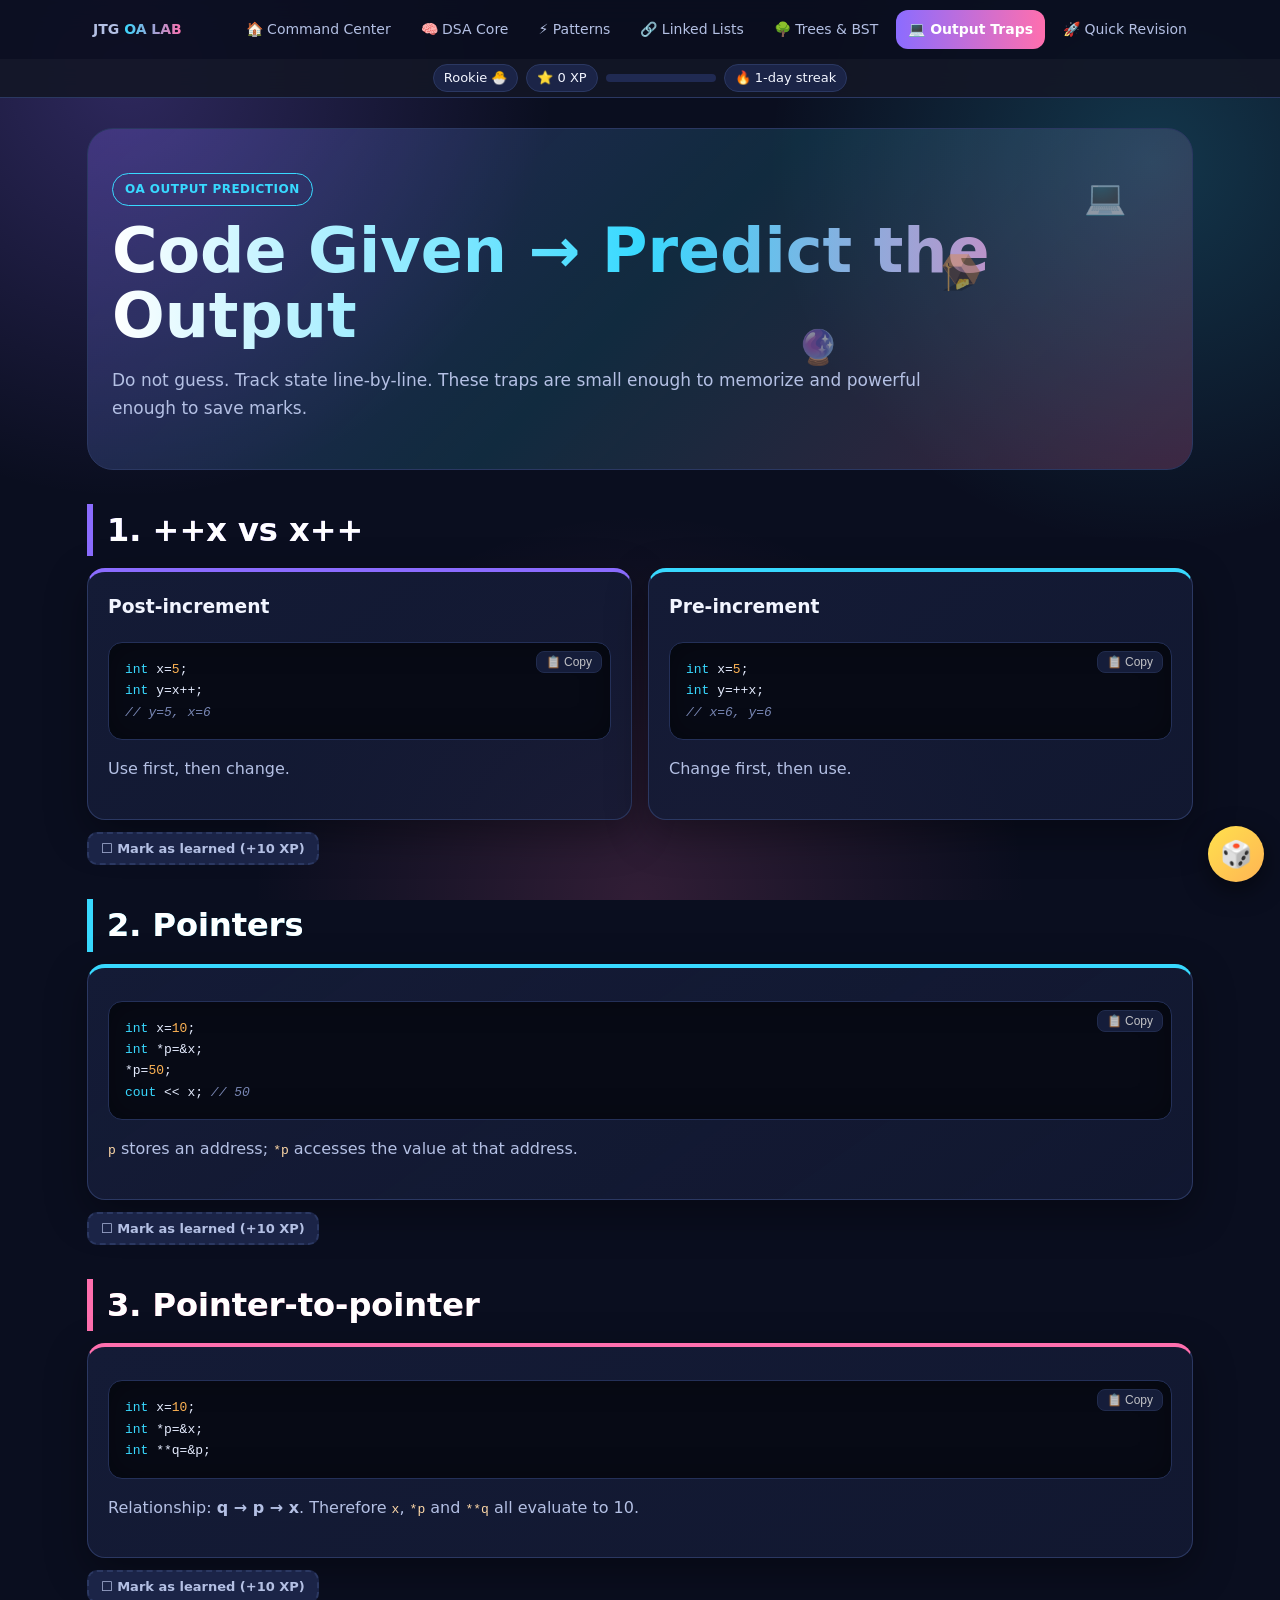
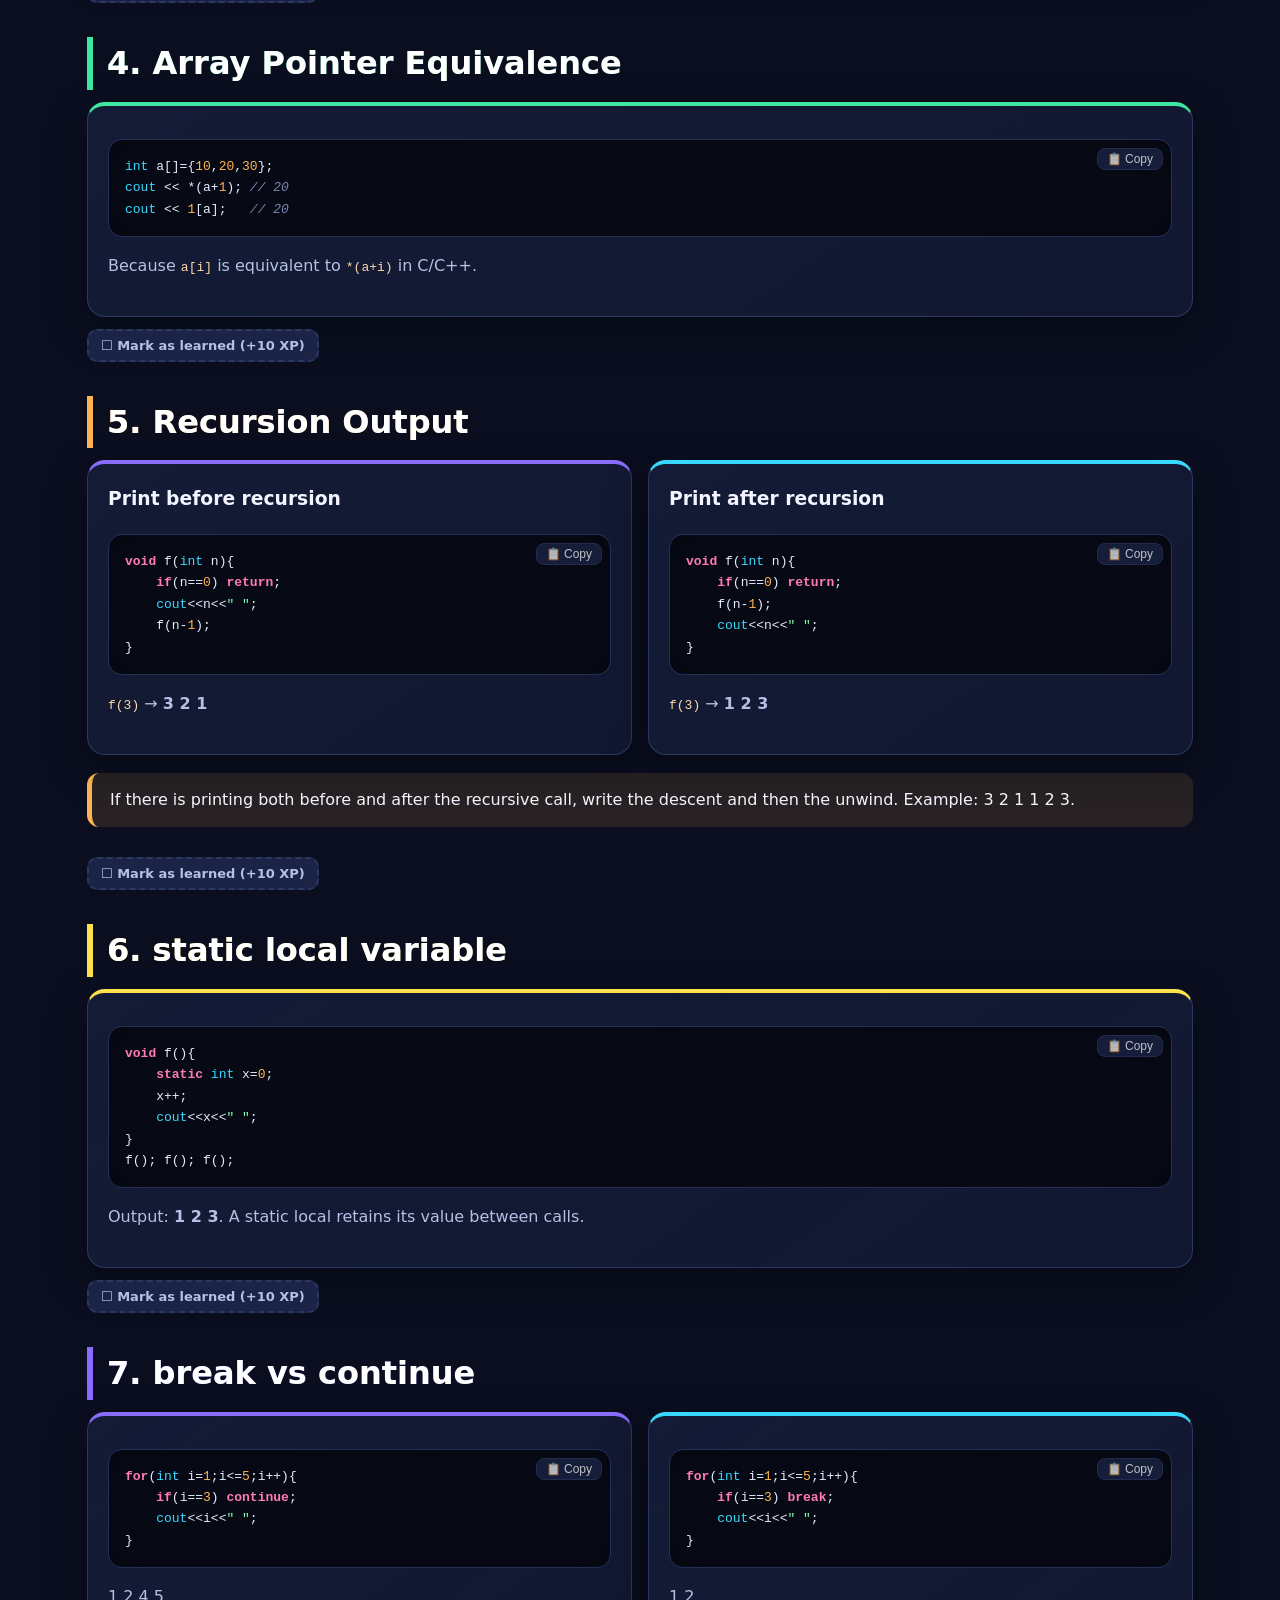
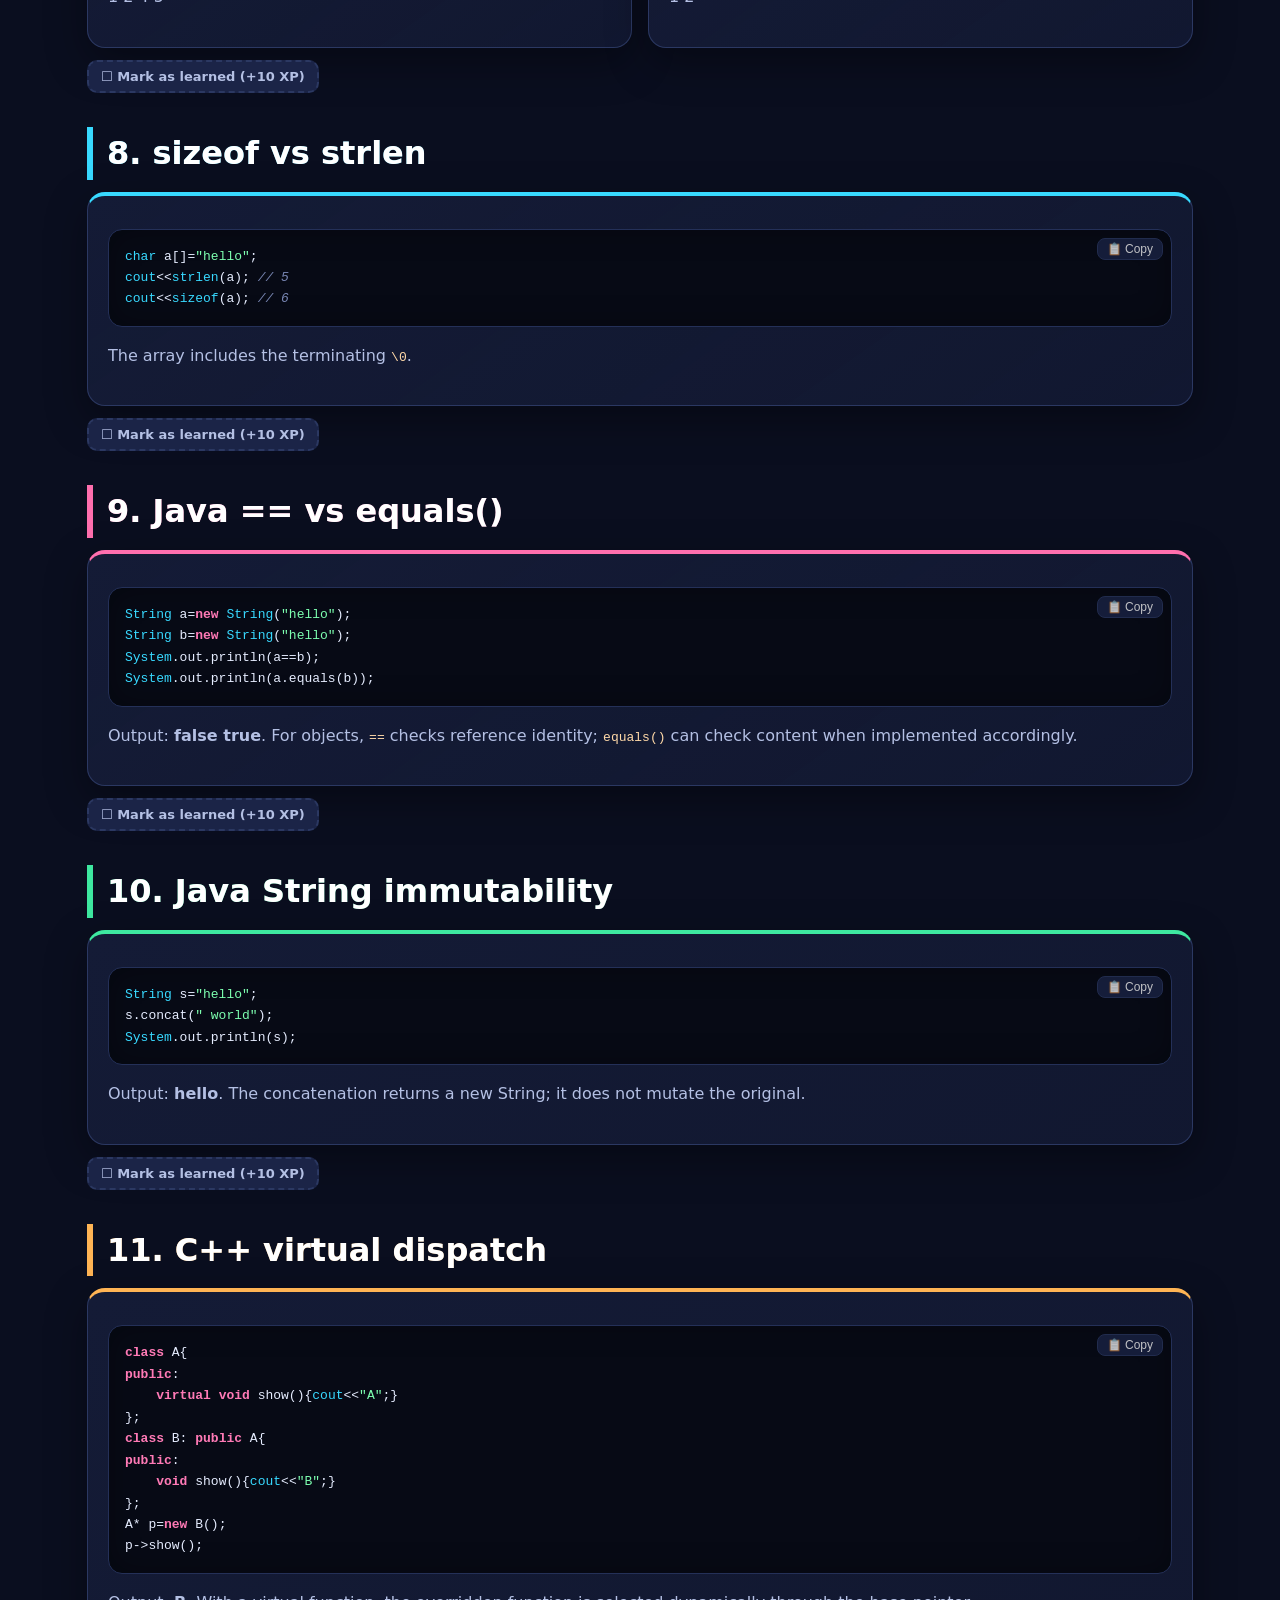
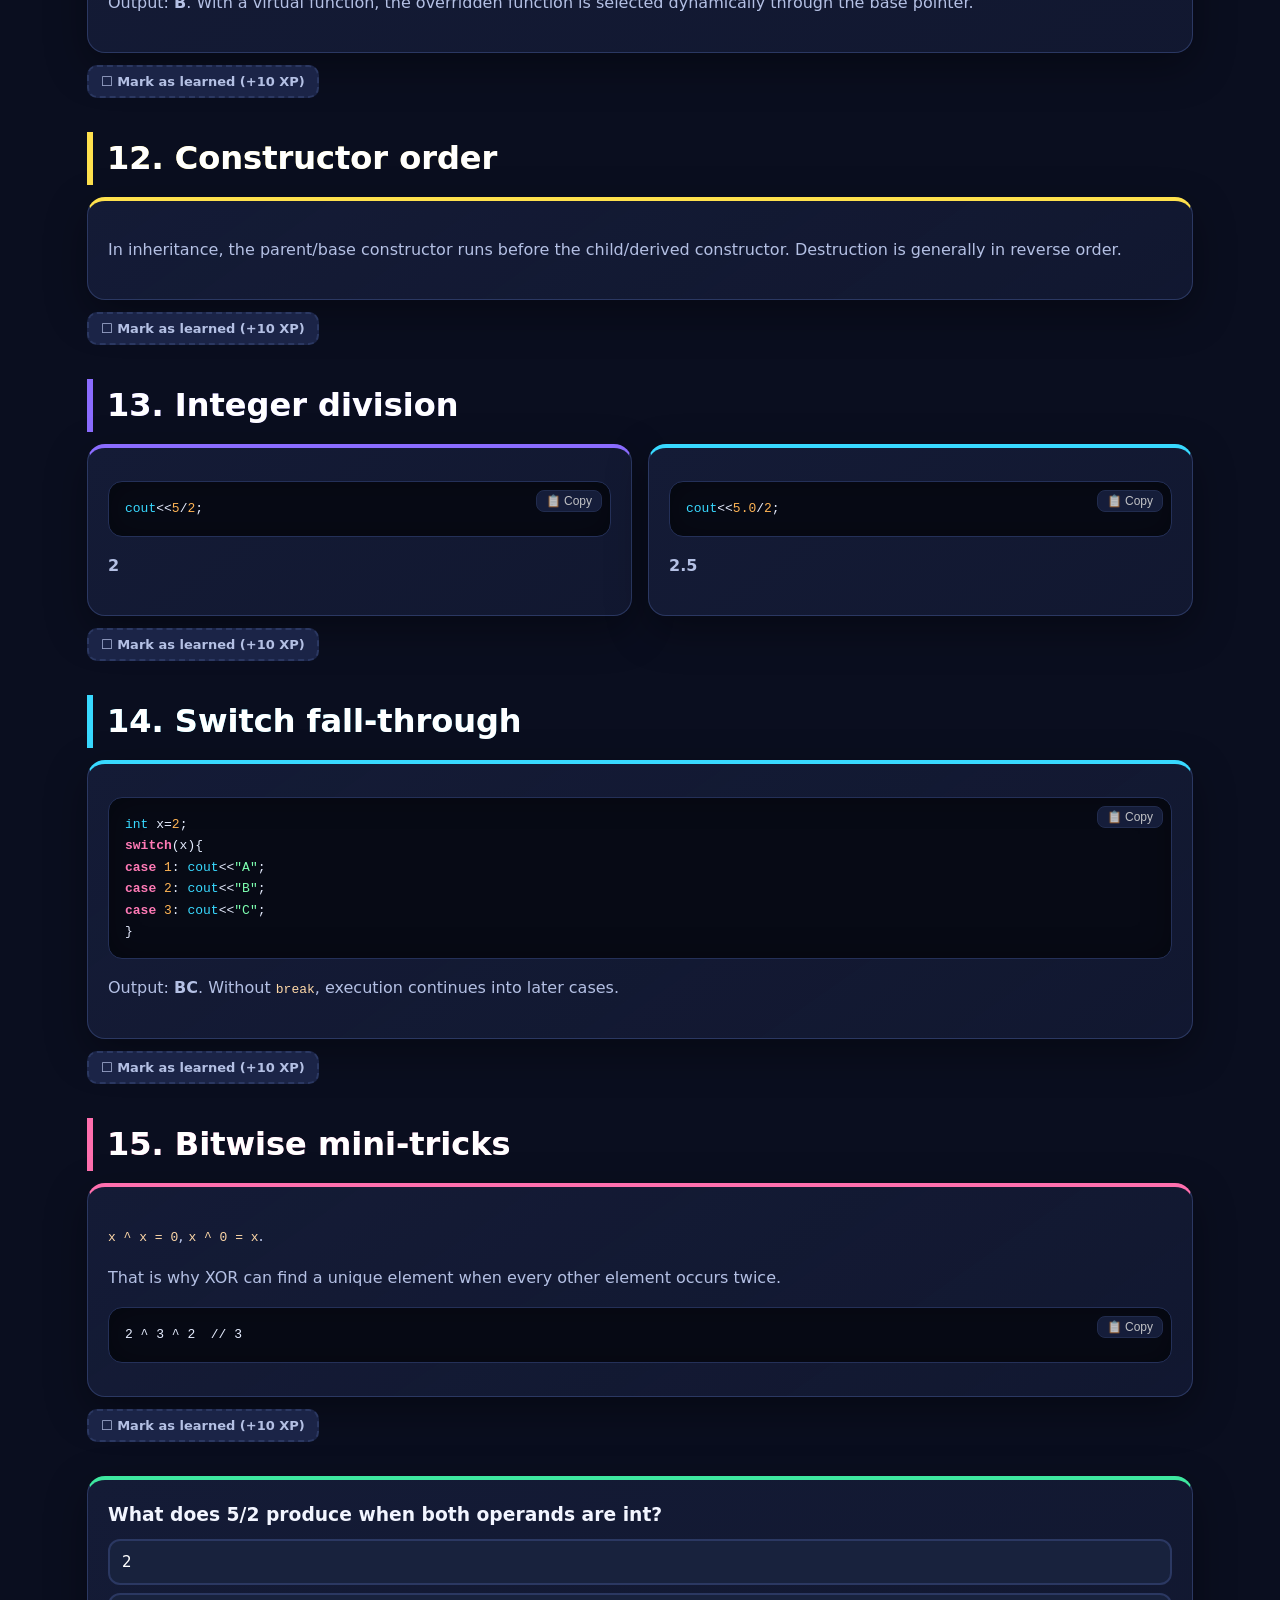
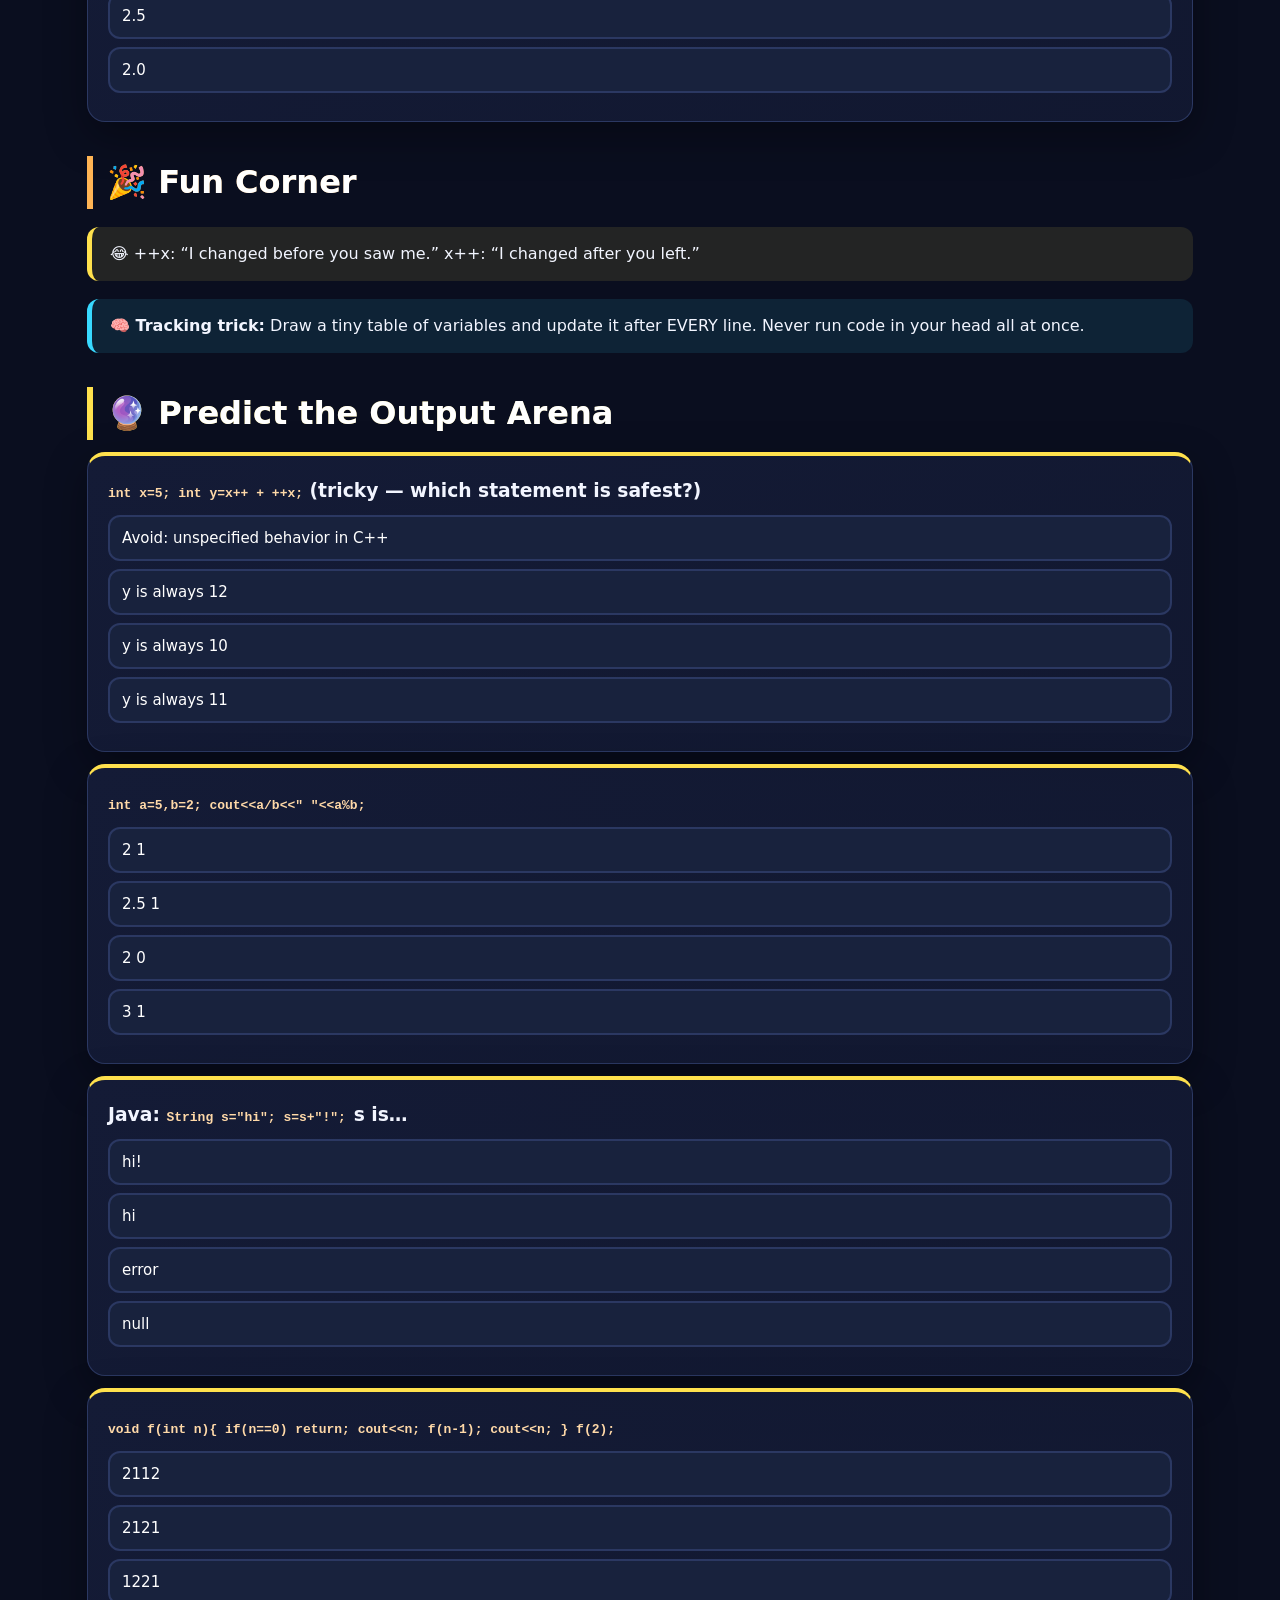
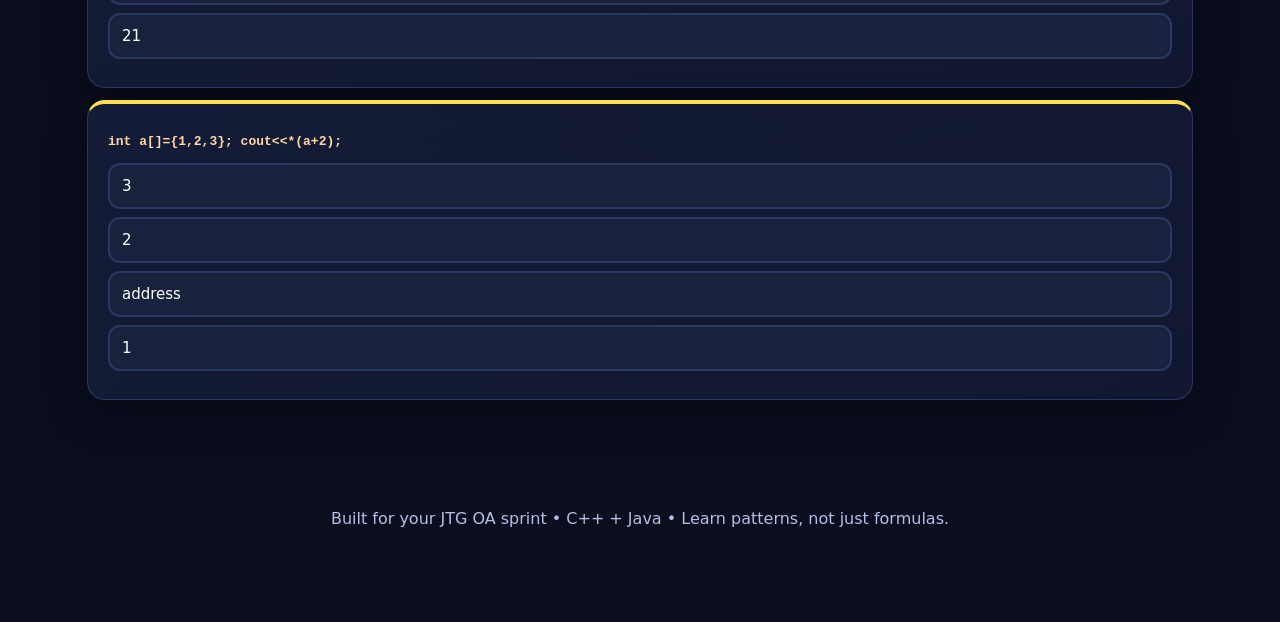
<file: output-traps.html>
<!doctype html><html lang="en"><head><meta charset="utf-8"><meta name="viewport" content="width=device-width,initial-scale=1,viewport-fit=cover"><meta name="theme-color" content="#0a0e1f"><meta name="apple-mobile-web-app-capable" content="yes"><meta name="mobile-web-app-capable" content="yes"><link rel="icon" href="data:image/svg+xml,<svg xmlns=%27http://www.w3.org/2000/svg%27 viewBox=%270 0 100 100%27><text y=%27.9em%27 font-size=%2790%27>🧠</text></svg>">
<title>Output Traps | JTG OA Lab</title><link rel="stylesheet" href="style.css"></head><body>
<header><nav class="nav"><a class="logo" href="index.html">JTG <span>OA LAB</span></a><a class="" href="index.html">🏠 Command Center</a><a class="" href="dsa.html">🧠 DSA Core</a><a class="" href="patterns.html">⚡ Patterns</a><a class="" href="linked-list.html">🔗 Linked Lists</a><a class="" href="trees.html">🌳 Trees & BST</a><a class="active" href="output-traps.html">💻 Output Traps</a><a class="" href="quick.html">🚀 Quick Revision</a></nav></header>
<div class="progress"><div id="progressBar"></div></div><main class="wrap">
<div class="hero"><span class="float" style="right:6%;top:12%;animation-delay:0.0s">💻</span><span class="float" style="right:19%;top:34%;animation-delay:0.8s">🪤</span><span class="float" style="right:32%;top:56%;animation-delay:1.6s">🔮</span><span class="badge">OA OUTPUT PREDICTION</span><h1>Code Given → Predict the Output</h1>
<p>Do not guess. Track state line-by-line. These traps are small enough to memorize and powerful enough to save marks.</p></div>

<section><h2>1. ++x vs x++</h2><div class="grid"><div class="card"><h3>Post-increment</h3><pre><code>int x=5;
int y=x++;
// y=5, x=6</code></pre><p>Use first, then change.</p></div><div class="card"><h3>Pre-increment</h3><pre><code>int x=5;
int y=++x;
// x=6, y=6</code></pre><p>Change first, then use.</p></div></div></section>

<section><h2>2. Pointers</h2><div class="card"><pre><code>int x=10;
int *p=&amp;x;
*p=50;
cout &lt;&lt; x; // 50</code></pre><p><code>p</code> stores an address; <code>*p</code> accesses the value at that address.</p></div></section>

<section><h2>3. Pointer-to-pointer</h2><div class="card"><pre><code>int x=10;
int *p=&amp;x;
int **q=&amp;p;</code></pre><p>Relationship: <b>q → p → x</b>. Therefore <code>x</code>, <code>*p</code> and <code>**q</code> all evaluate to 10.</p></div></section>

<section><h2>4. Array Pointer Equivalence</h2><div class="card"><pre><code>int a[]={10,20,30};
cout &lt;&lt; *(a+1); // 20
cout &lt;&lt; 1[a];   // 20</code></pre><p>Because <code>a[i]</code> is equivalent to <code>*(a+i)</code> in C/C++.</p></div></section>

<section><h2>5. Recursion Output</h2><div class="grid"><div class="card"><h3>Print before recursion</h3><pre><code>void f(int n){
    if(n==0) return;
    cout&lt;&lt;n&lt;&lt;" ";
    f(n-1);
}</code></pre><p><code>f(3)</code> → <b>3 2 1</b></p></div><div class="card"><h3>Print after recursion</h3><pre><code>void f(int n){
    if(n==0) return;
    f(n-1);
    cout&lt;&lt;n&lt;&lt;" ";
}</code></pre><p><code>f(3)</code> → <b>1 2 3</b></p></div></div>
<div class="callout warn">If there is printing both before and after the recursive call, write the descent and then the unwind. Example: 3 2 1 1 2 3.</div></section>

<section><h2>6. static local variable</h2><div class="card"><pre><code>void f(){
    static int x=0;
    x++;
    cout&lt;&lt;x&lt;&lt;" ";
}
f(); f(); f();</code></pre><p>Output: <b>1 2 3</b>. A static local retains its value between calls.</p></div></section>

<section><h2>7. break vs continue</h2><div class="grid"><div class="card"><pre><code>for(int i=1;i&lt;=5;i++){
    if(i==3) continue;
    cout&lt;&lt;i&lt;&lt;" ";
}</code></pre><p>1 2 4 5</p></div><div class="card"><pre><code>for(int i=1;i&lt;=5;i++){
    if(i==3) break;
    cout&lt;&lt;i&lt;&lt;" ";
}</code></pre><p>1 2</p></div></div></section>

<section><h2>8. sizeof vs strlen</h2><div class="card"><pre><code>char a[]="hello";
cout&lt;&lt;strlen(a); // 5
cout&lt;&lt;sizeof(a); // 6</code></pre><p>The array includes the terminating <code>\0</code>.</p></div></section>

<section><h2>9. Java == vs equals()</h2><div class="card"><pre><code>String a=new String("hello");
String b=new String("hello");
System.out.println(a==b);
System.out.println(a.equals(b));</code></pre><p>Output: <b>false true</b>. For objects, <code>==</code> checks reference identity; <code>equals()</code> can check content when implemented accordingly.</p></div></section>

<section><h2>10. Java String immutability</h2><div class="card"><pre><code>String s="hello";
s.concat(" world");
System.out.println(s);</code></pre><p>Output: <b>hello</b>. The concatenation returns a new String; it does not mutate the original.</p></div></section>

<section><h2>11. C++ virtual dispatch</h2><div class="card"><pre><code>class A{
public:
    virtual void show(){cout&lt;&lt;"A";}
};
class B: public A{
public:
    void show(){cout&lt;&lt;"B";}
};
A* p=new B();
p-&gt;show();</code></pre><p>Output: <b>B</b>. With a virtual function, the overridden function is selected dynamically through the base pointer.</p></div></section>

<section><h2>12. Constructor order</h2><div class="card"><p>In inheritance, the parent/base constructor runs before the child/derived constructor. Destruction is generally in reverse order.</p></div></section>

<section><h2>13. Integer division</h2><div class="grid"><div class="card"><pre><code>cout&lt;&lt;5/2;</code></pre><p><b>2</b></p></div><div class="card"><pre><code>cout&lt;&lt;5.0/2;</code></pre><p><b>2.5</b></p></div></div></section>

<section><h2>14. Switch fall-through</h2><div class="card"><pre><code>int x=2;
switch(x){
case 1: cout&lt;&lt;"A";
case 2: cout&lt;&lt;"B";
case 3: cout&lt;&lt;"C";
}</code></pre><p>Output: <b>BC</b>. Without <code>break</code>, execution continues into later cases.</p></div></section>

<section><h2>15. Bitwise mini-tricks</h2><div class="card"><p><code>x ^ x = 0</code>, <code>x ^ 0 = x</code>.</p><p>That is why XOR can find a unique element when every other element occurs twice.</p><pre><code>2 ^ 3 ^ 2  // 3</code></pre></div></section>

<section><div class="card quiz"><h3>What does 5/2 produce when both operands are int?</h3>
<button class="option" data-correct="true">2</button><button class="option" data-correct="false">2.5</button><button class="option" data-correct="false">2.0</button></div></section>
</main>
<footer>Built for your JTG OA sprint • C++ + Java • Learn patterns, not just formulas.</footer>
<script src="app.js"></script></body></html>
</file>
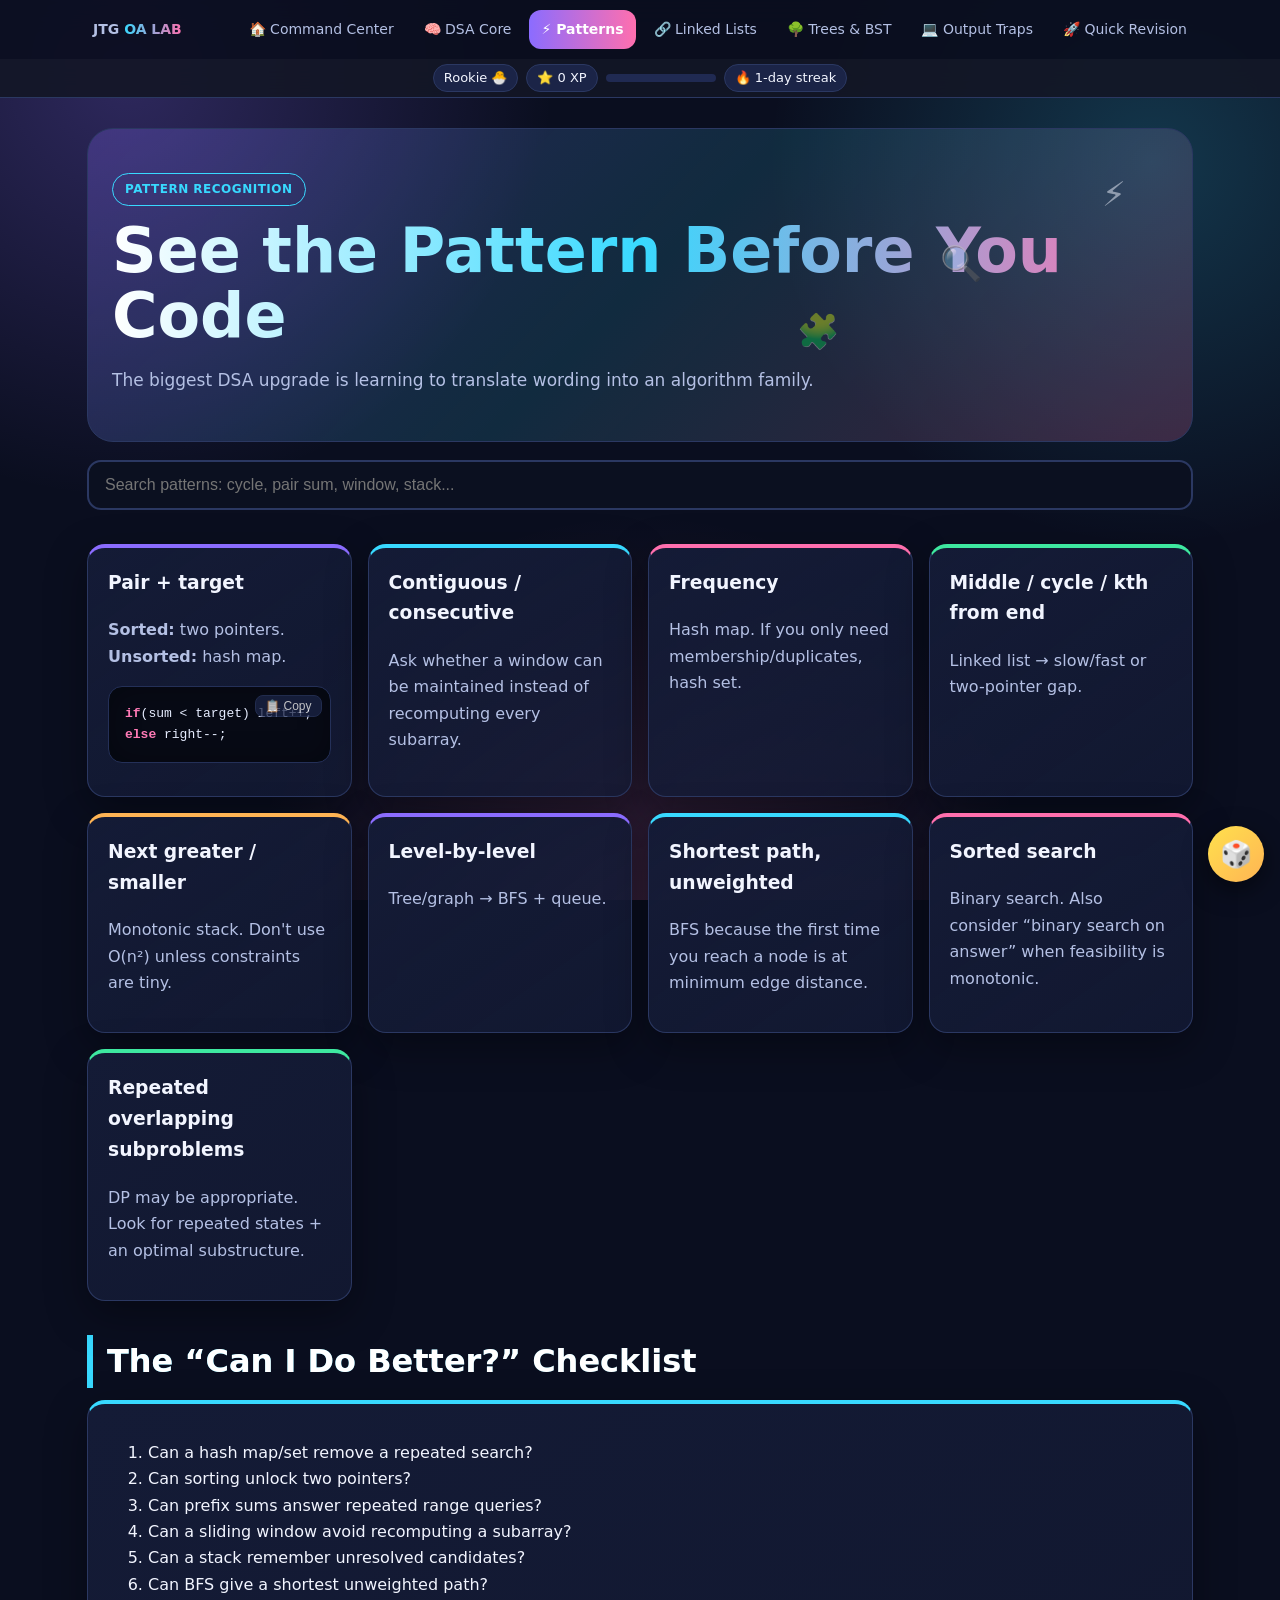
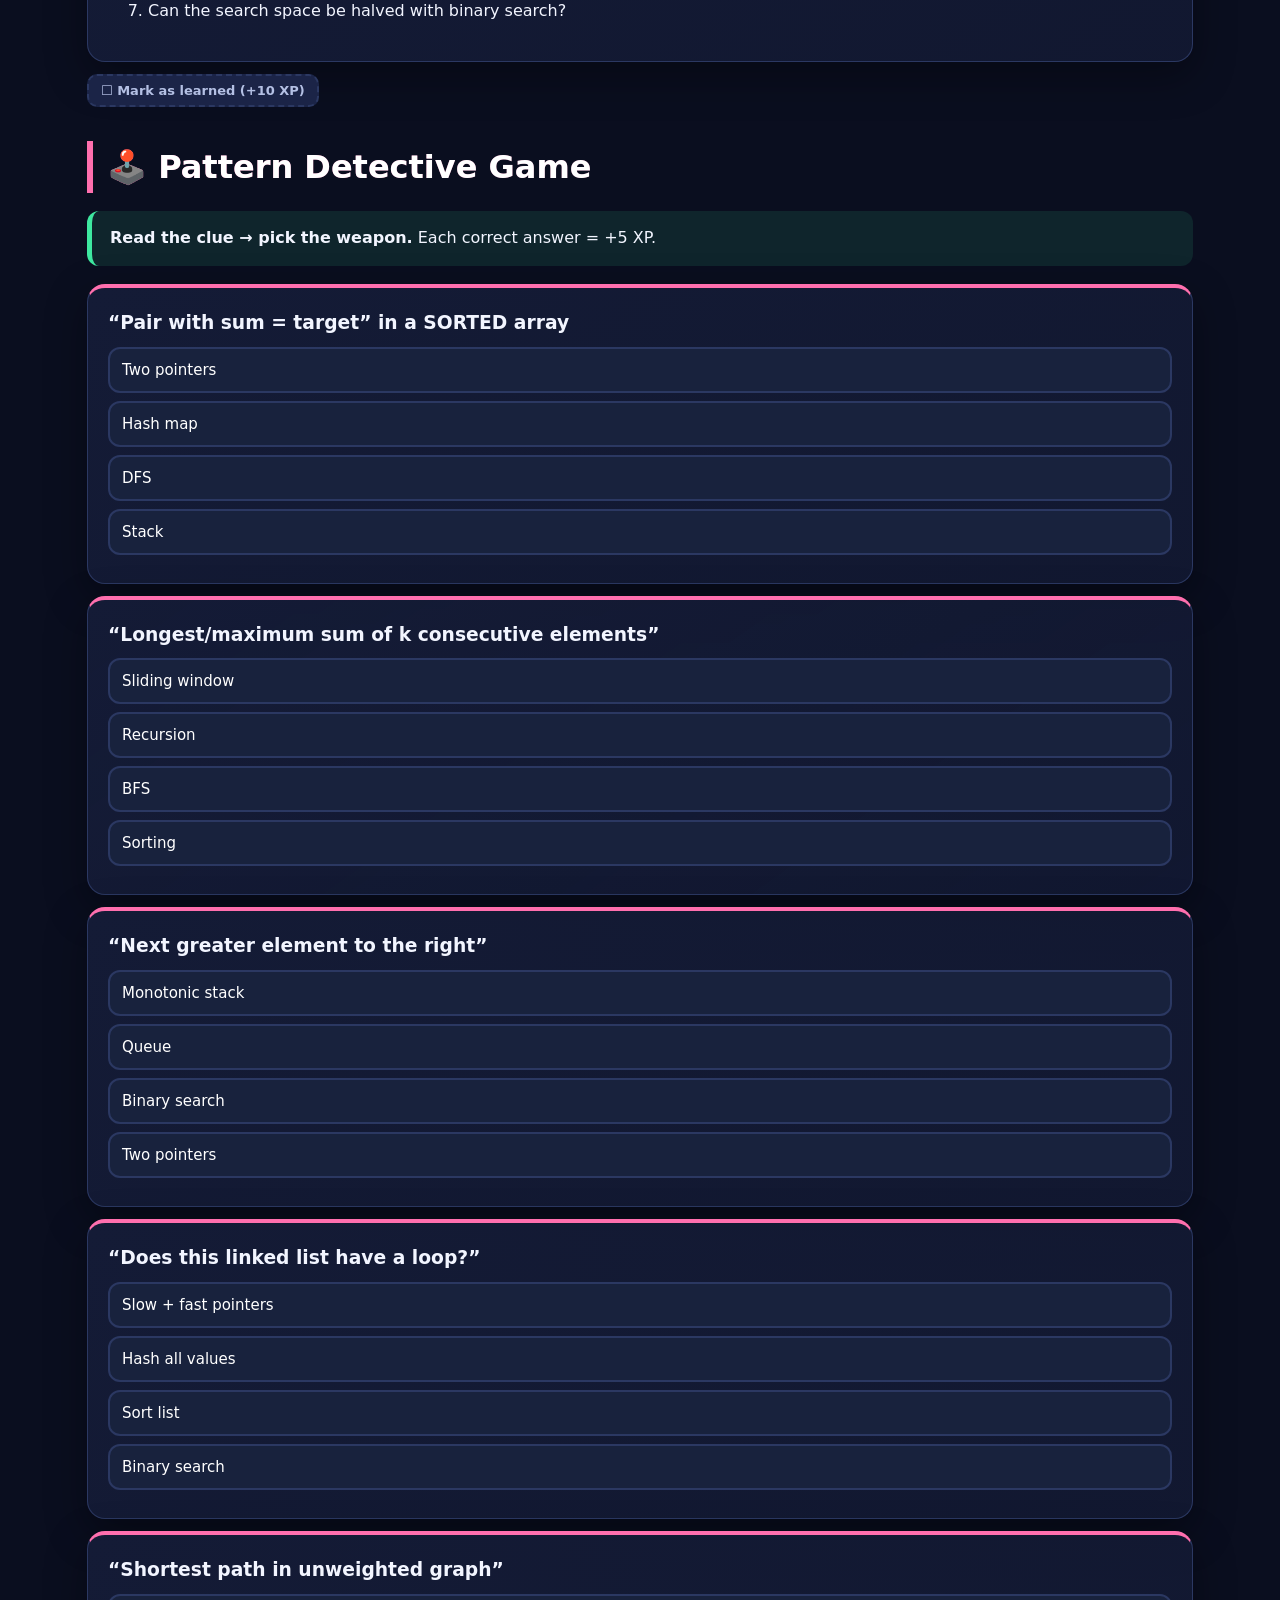
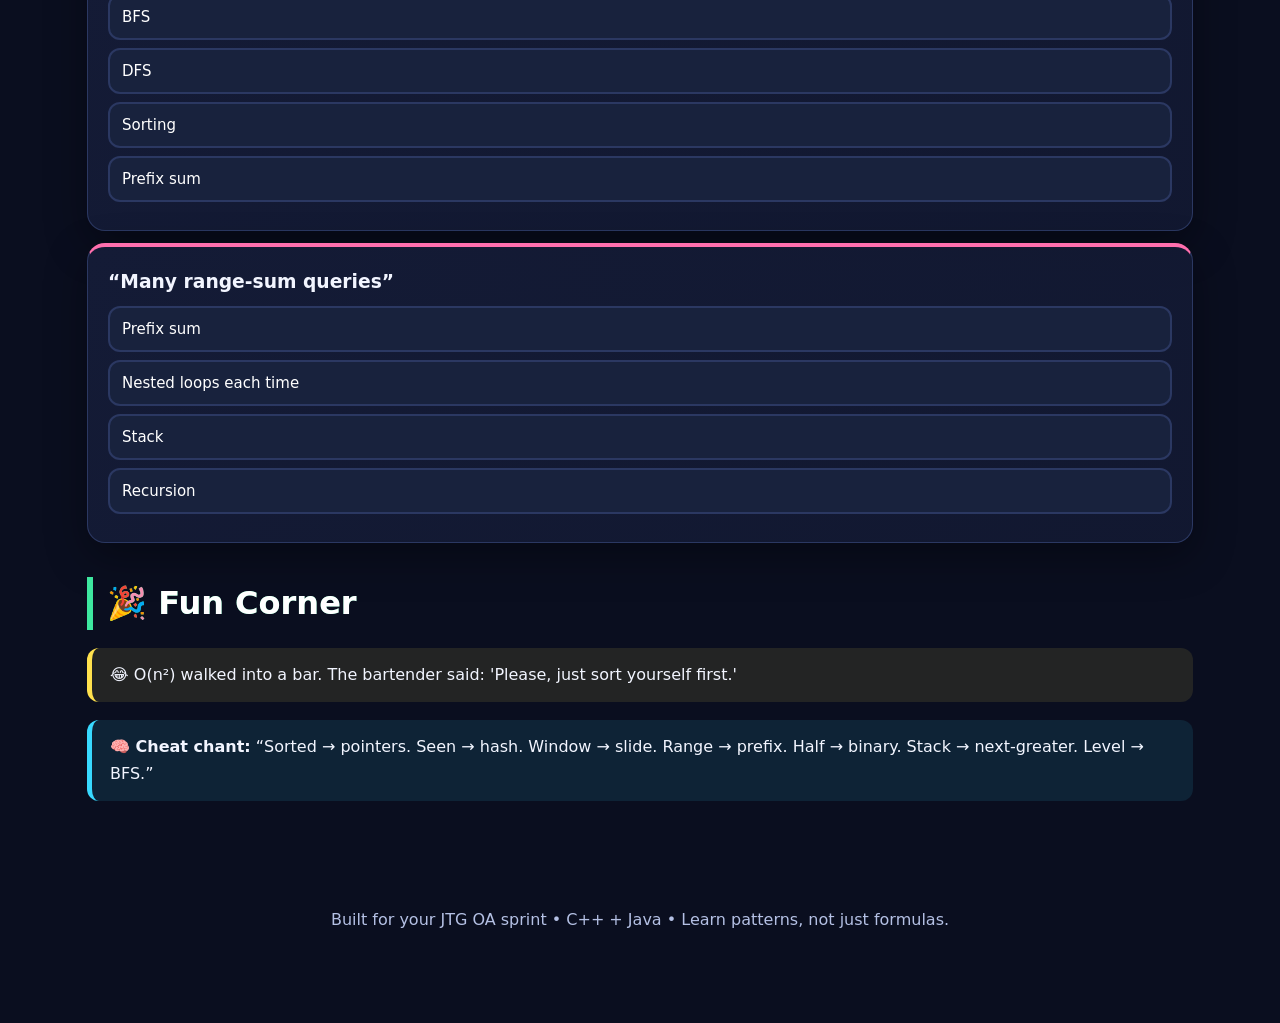
<file: patterns.html>
<!doctype html><html lang="en"><head><meta charset="utf-8"><meta name="viewport" content="width=device-width,initial-scale=1,viewport-fit=cover"><meta name="theme-color" content="#0a0e1f"><meta name="apple-mobile-web-app-capable" content="yes"><meta name="mobile-web-app-capable" content="yes"><link rel="icon" href="data:image/svg+xml,<svg xmlns=%27http://www.w3.org/2000/svg%27 viewBox=%270 0 100 100%27><text y=%27.9em%27 font-size=%2790%27>🧠</text></svg>">
<title>Patterns | JTG OA Lab</title><link rel="stylesheet" href="style.css"></head><body>
<header><nav class="nav"><a class="logo" href="index.html">JTG <span>OA LAB</span></a><a class="" href="index.html">🏠 Command Center</a><a class="" href="dsa.html">🧠 DSA Core</a><a class="active" href="patterns.html">⚡ Patterns</a><a class="" href="linked-list.html">🔗 Linked Lists</a><a class="" href="trees.html">🌳 Trees & BST</a><a class="" href="output-traps.html">💻 Output Traps</a><a class="" href="quick.html">🚀 Quick Revision</a></nav></header>
<div class="progress"><div id="progressBar"></div></div><main class="wrap">
<div class="hero"><span class="float" style="right:6%;top:12%;animation-delay:0.0s">⚡</span><span class="float" style="right:19%;top:34%;animation-delay:0.8s">🔍</span><span class="float" style="right:32%;top:56%;animation-delay:1.6s">🧩</span><span class="badge">PATTERN RECOGNITION</span><h1>See the Pattern Before You Code</h1>
<p>The biggest DSA upgrade is learning to translate wording into an algorithm family.</p></div>
<input id="siteSearch" class="search" placeholder="Search patterns: cycle, pair sum, window, stack...">
<section class="grid">
<div class="card" data-searchable><h3>Pair + target</h3><p><b>Sorted:</b> two pointers. <b>Unsorted:</b> hash map.</p><pre><code>if(sum &lt; target) left++;
else right--;</code></pre></div>
<div class="card" data-searchable><h3>Contiguous / consecutive</h3><p>Ask whether a window can be maintained instead of recomputing every subarray.</p></div>
<div class="card" data-searchable><h3>Frequency</h3><p>Hash map. If you only need membership/duplicates, hash set.</p></div>
<div class="card" data-searchable><h3>Middle / cycle / kth from end</h3><p>Linked list → slow/fast or two-pointer gap.</p></div>
<div class="card" data-searchable><h3>Next greater / smaller</h3><p>Monotonic stack. Don't use O(n²) unless constraints are tiny.</p></div>
<div class="card" data-searchable><h3>Level-by-level</h3><p>Tree/graph → BFS + queue.</p></div>
<div class="card" data-searchable><h3>Shortest path, unweighted</h3><p>BFS because the first time you reach a node is at minimum edge distance.</p></div>
<div class="card" data-searchable><h3>Sorted search</h3><p>Binary search. Also consider “binary search on answer” when feasibility is monotonic.</p></div>
<div class="card" data-searchable><h3>Repeated overlapping subproblems</h3><p>DP may be appropriate. Look for repeated states + an optimal substructure.</p></div>
</section>
<section><h2>The “Can I Do Better?” Checklist</h2><div class="card">
<ol><li>Can a hash map/set remove a repeated search?</li><li>Can sorting unlock two pointers?</li><li>Can prefix sums answer repeated range queries?</li><li>Can a sliding window avoid recomputing a subarray?</li><li>Can a stack remember unresolved candidates?</li><li>Can BFS give a shortest unweighted path?</li><li>Can the search space be halved with binary search?</li></ol>
</div></section>
</main>
<footer>Built for your JTG OA sprint • C++ + Java • Learn patterns, not just formulas.</footer>
<script src="app.js"></script></body></html>
</file>
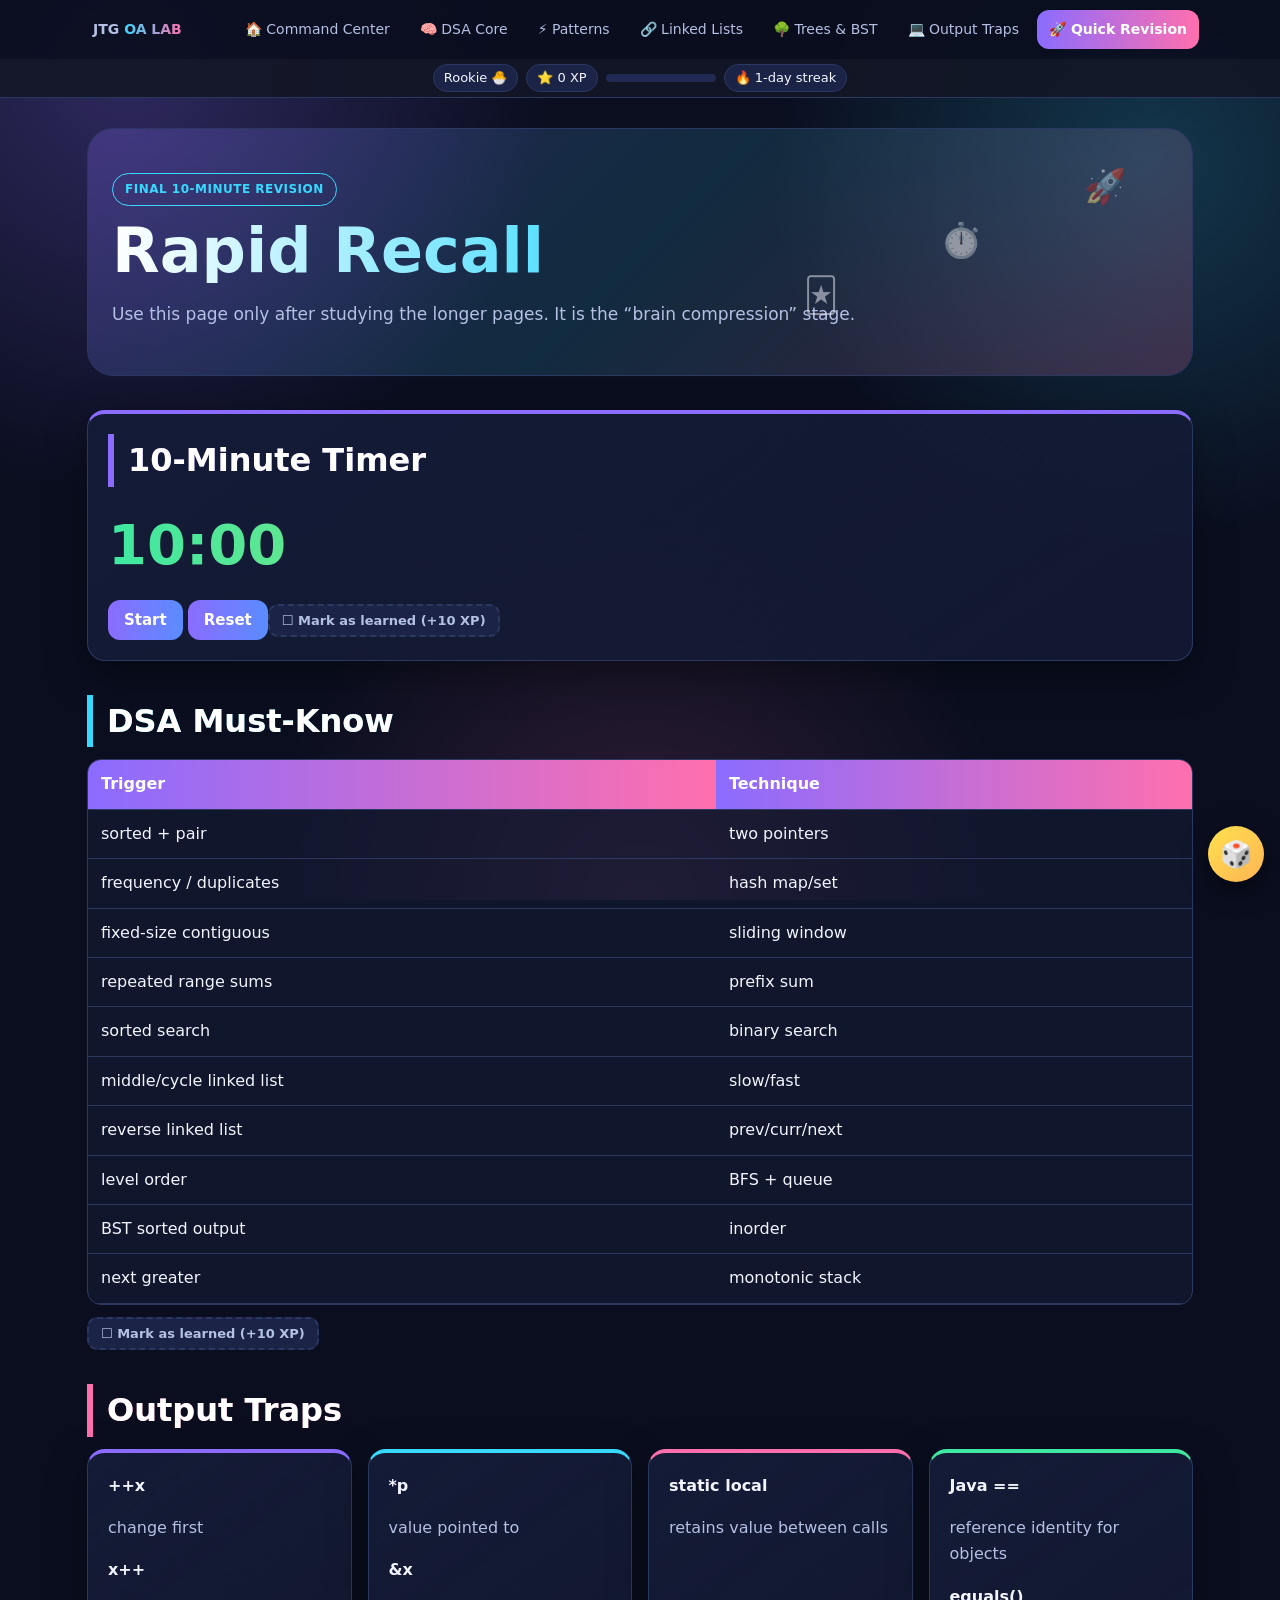
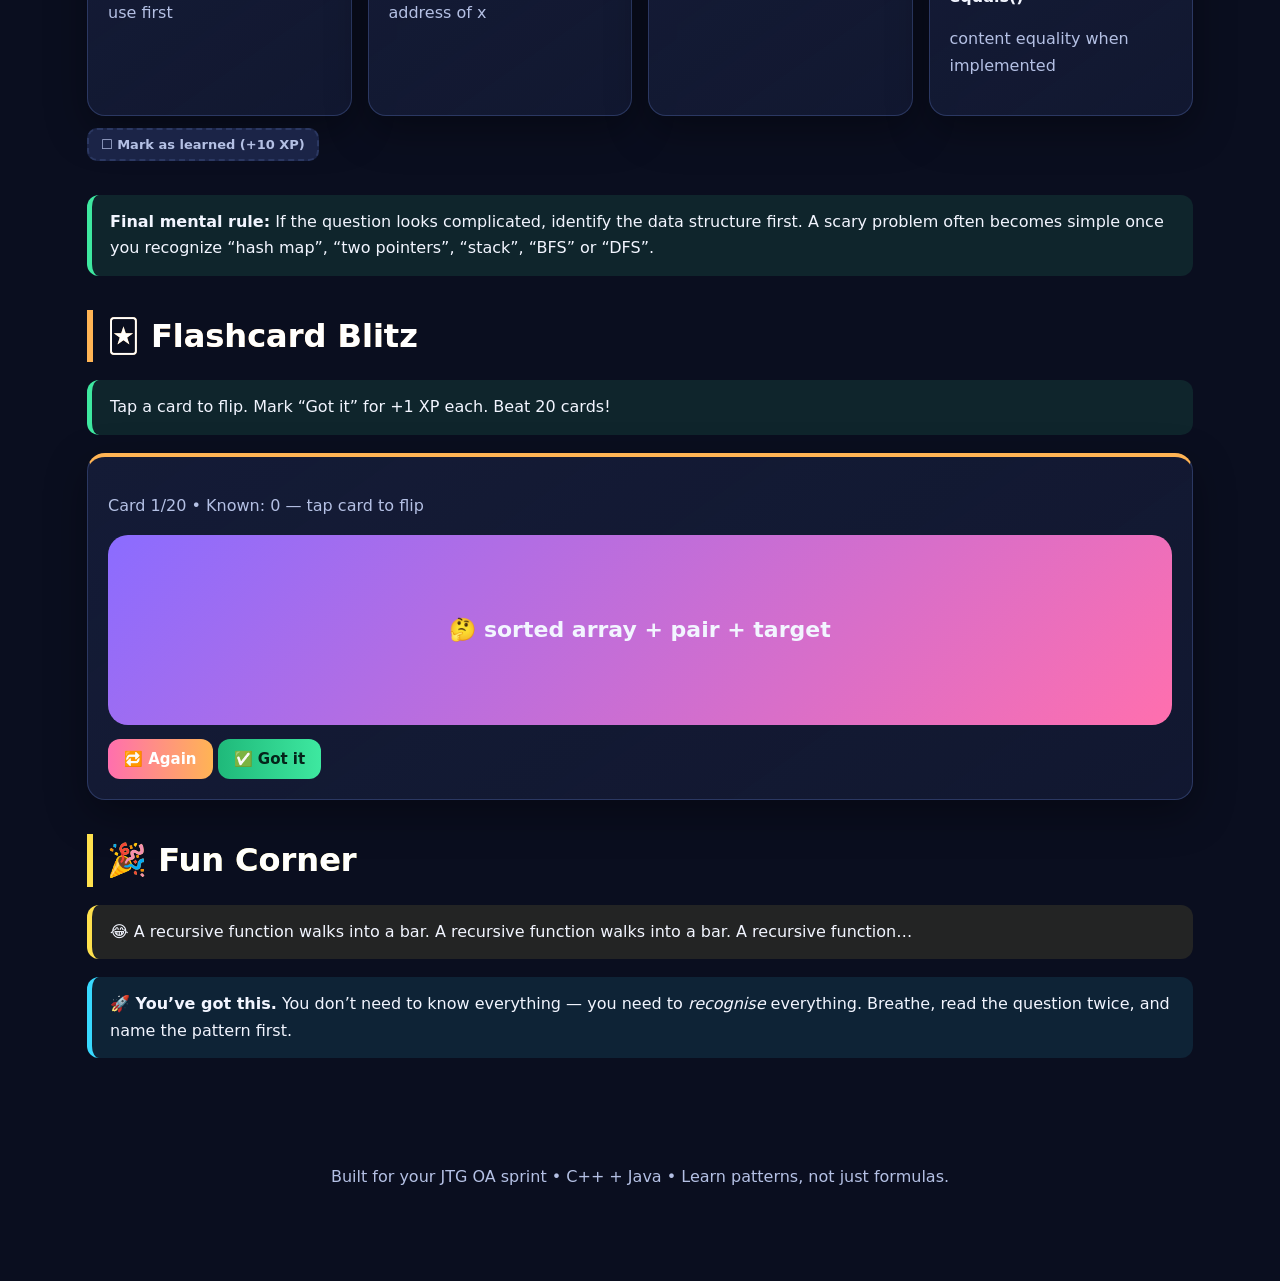
<file: quick.html>
<!doctype html><html lang="en"><head><meta charset="utf-8"><meta name="viewport" content="width=device-width,initial-scale=1,viewport-fit=cover"><meta name="theme-color" content="#0a0e1f"><meta name="apple-mobile-web-app-capable" content="yes"><meta name="mobile-web-app-capable" content="yes"><link rel="icon" href="data:image/svg+xml,<svg xmlns=%27http://www.w3.org/2000/svg%27 viewBox=%270 0 100 100%27><text y=%27.9em%27 font-size=%2790%27>🧠</text></svg>">
<title>Quick Revision | JTG OA Lab</title><link rel="stylesheet" href="style.css"></head><body>
<header><nav class="nav"><a class="logo" href="index.html">JTG <span>OA LAB</span></a><a class="" href="index.html">🏠 Command Center</a><a class="" href="dsa.html">🧠 DSA Core</a><a class="" href="patterns.html">⚡ Patterns</a><a class="" href="linked-list.html">🔗 Linked Lists</a><a class="" href="trees.html">🌳 Trees & BST</a><a class="" href="output-traps.html">💻 Output Traps</a><a class="active" href="quick.html">🚀 Quick Revision</a></nav></header>
<div class="progress"><div id="progressBar"></div></div><main class="wrap">
<div class="hero"><span class="float" style="right:6%;top:12%;animation-delay:0.0s">🚀</span><span class="float" style="right:19%;top:34%;animation-delay:0.8s">⏱️</span><span class="float" style="right:32%;top:56%;animation-delay:1.6s">🃏</span><span class="badge">FINAL 10-MINUTE REVISION</span><h1>Rapid Recall</h1>
<p>Use this page only after studying the longer pages. It is the “brain compression” stage.</p></div>
<section class="card"><h2>10-Minute Timer</h2><div id="timer" class="timer">10:00</div><button id="startTimer" class="btn">Start</button> <button id="stopTimer" class="btn">Reset</button></section>
<section><h2>DSA Must-Know</h2><div class="table-wrap"><table>
<tr><th>Trigger</th><th>Technique</th></tr>
<tr><td>sorted + pair</td><td>two pointers</td></tr><tr><td>frequency / duplicates</td><td>hash map/set</td></tr>
<tr><td>fixed-size contiguous</td><td>sliding window</td></tr><tr><td>repeated range sums</td><td>prefix sum</td></tr>
<tr><td>sorted search</td><td>binary search</td></tr><tr><td>middle/cycle linked list</td><td>slow/fast</td></tr>
<tr><td>reverse linked list</td><td>prev/curr/next</td></tr><tr><td>level order</td><td>BFS + queue</td></tr>
<tr><td>BST sorted output</td><td>inorder</td></tr><tr><td>next greater</td><td>monotonic stack</td></tr>
</table></div></section>
<section><h2>Output Traps</h2><div class="grid">
<div class="card"><b>++x</b><p>change first</p><b>x++</b><p>use first</p></div>
<div class="card"><b>*p</b><p>value pointed to</p><b>&amp;x</b><p>address of x</p></div>
<div class="card"><b>static local</b><p>retains value between calls</p></div>
<div class="card"><b>Java ==</b><p>reference identity for objects</p><b>equals()</b><p>content equality when implemented</p></div>
</div></section>
<section><div class="callout good"><b>Final mental rule:</b> If the question looks complicated, identify the data structure first. A scary problem often becomes simple once you recognize “hash map”, “two pointers”, “stack”, “BFS” or “DFS”.</div></section>
</main>
<footer>Built for your JTG OA sprint • C++ + Java • Learn patterns, not just formulas.</footer>
<script src="app.js"></script></body></html>
</file>
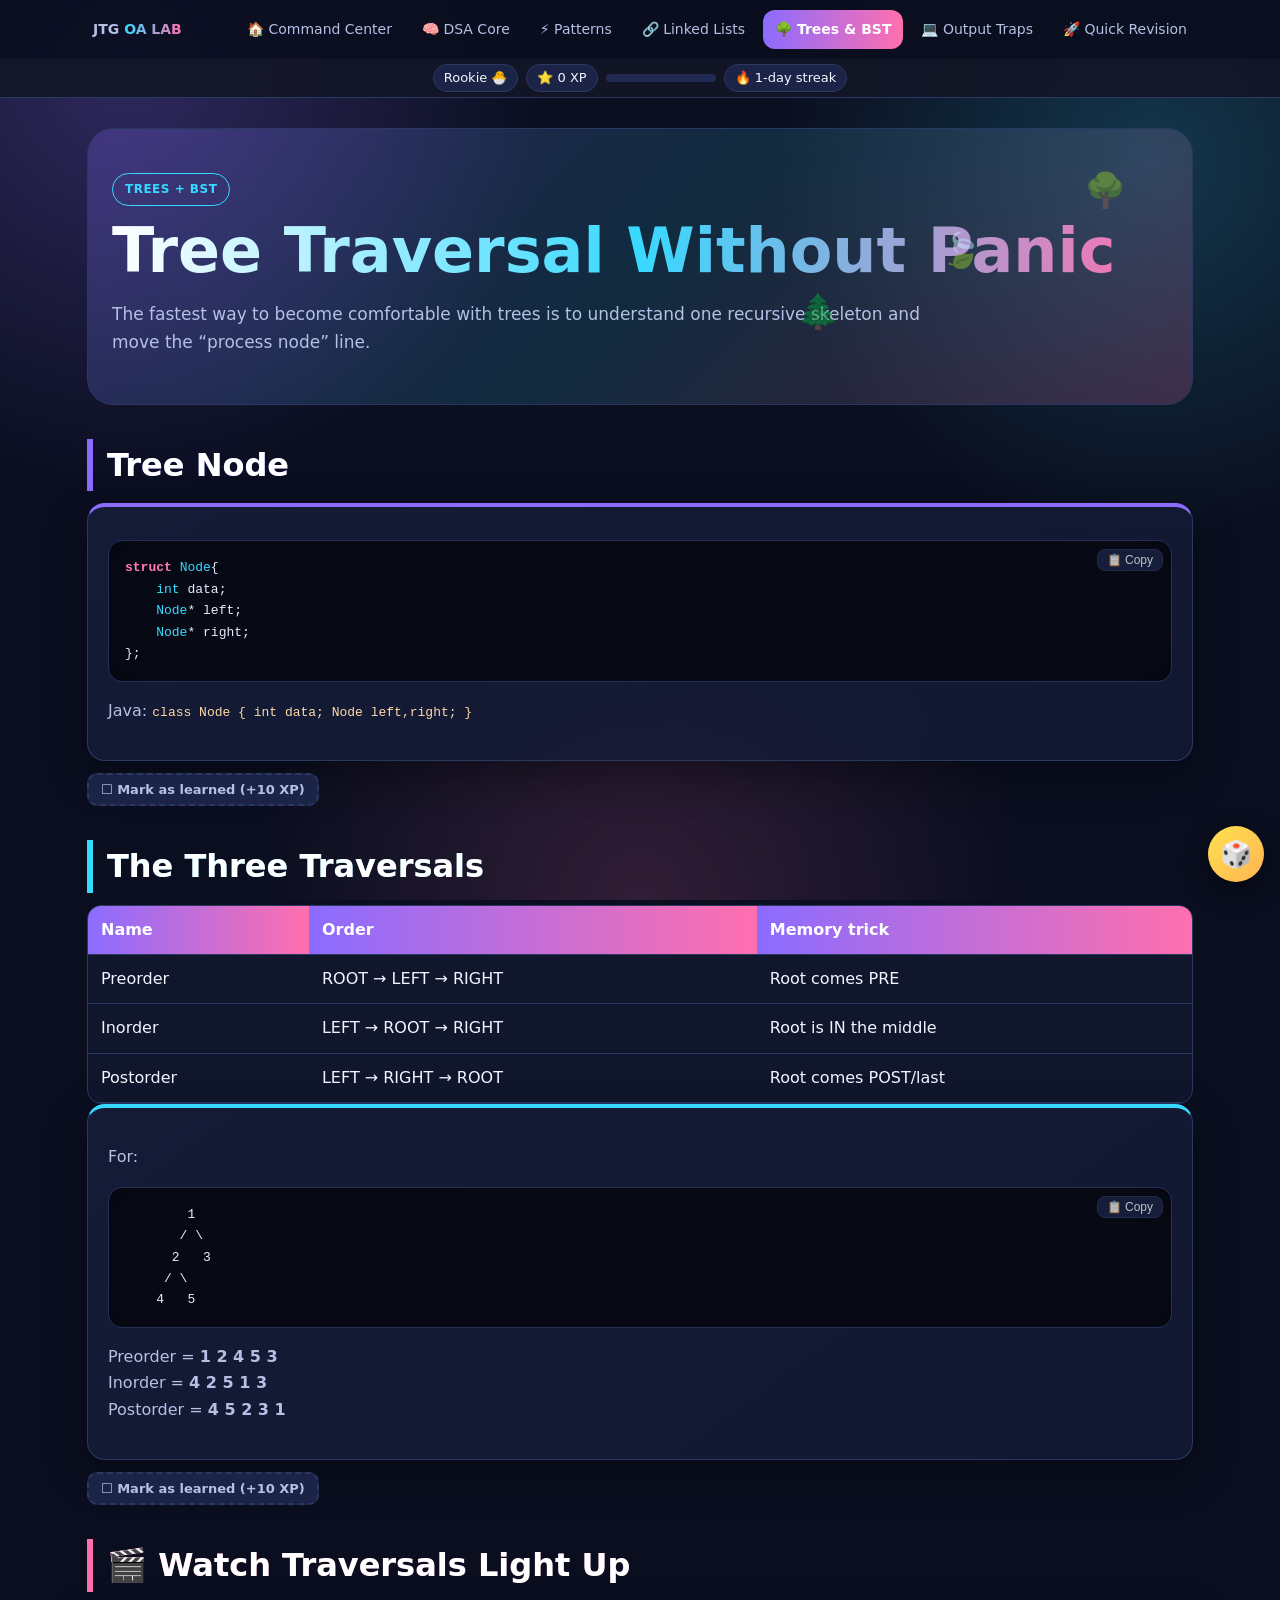
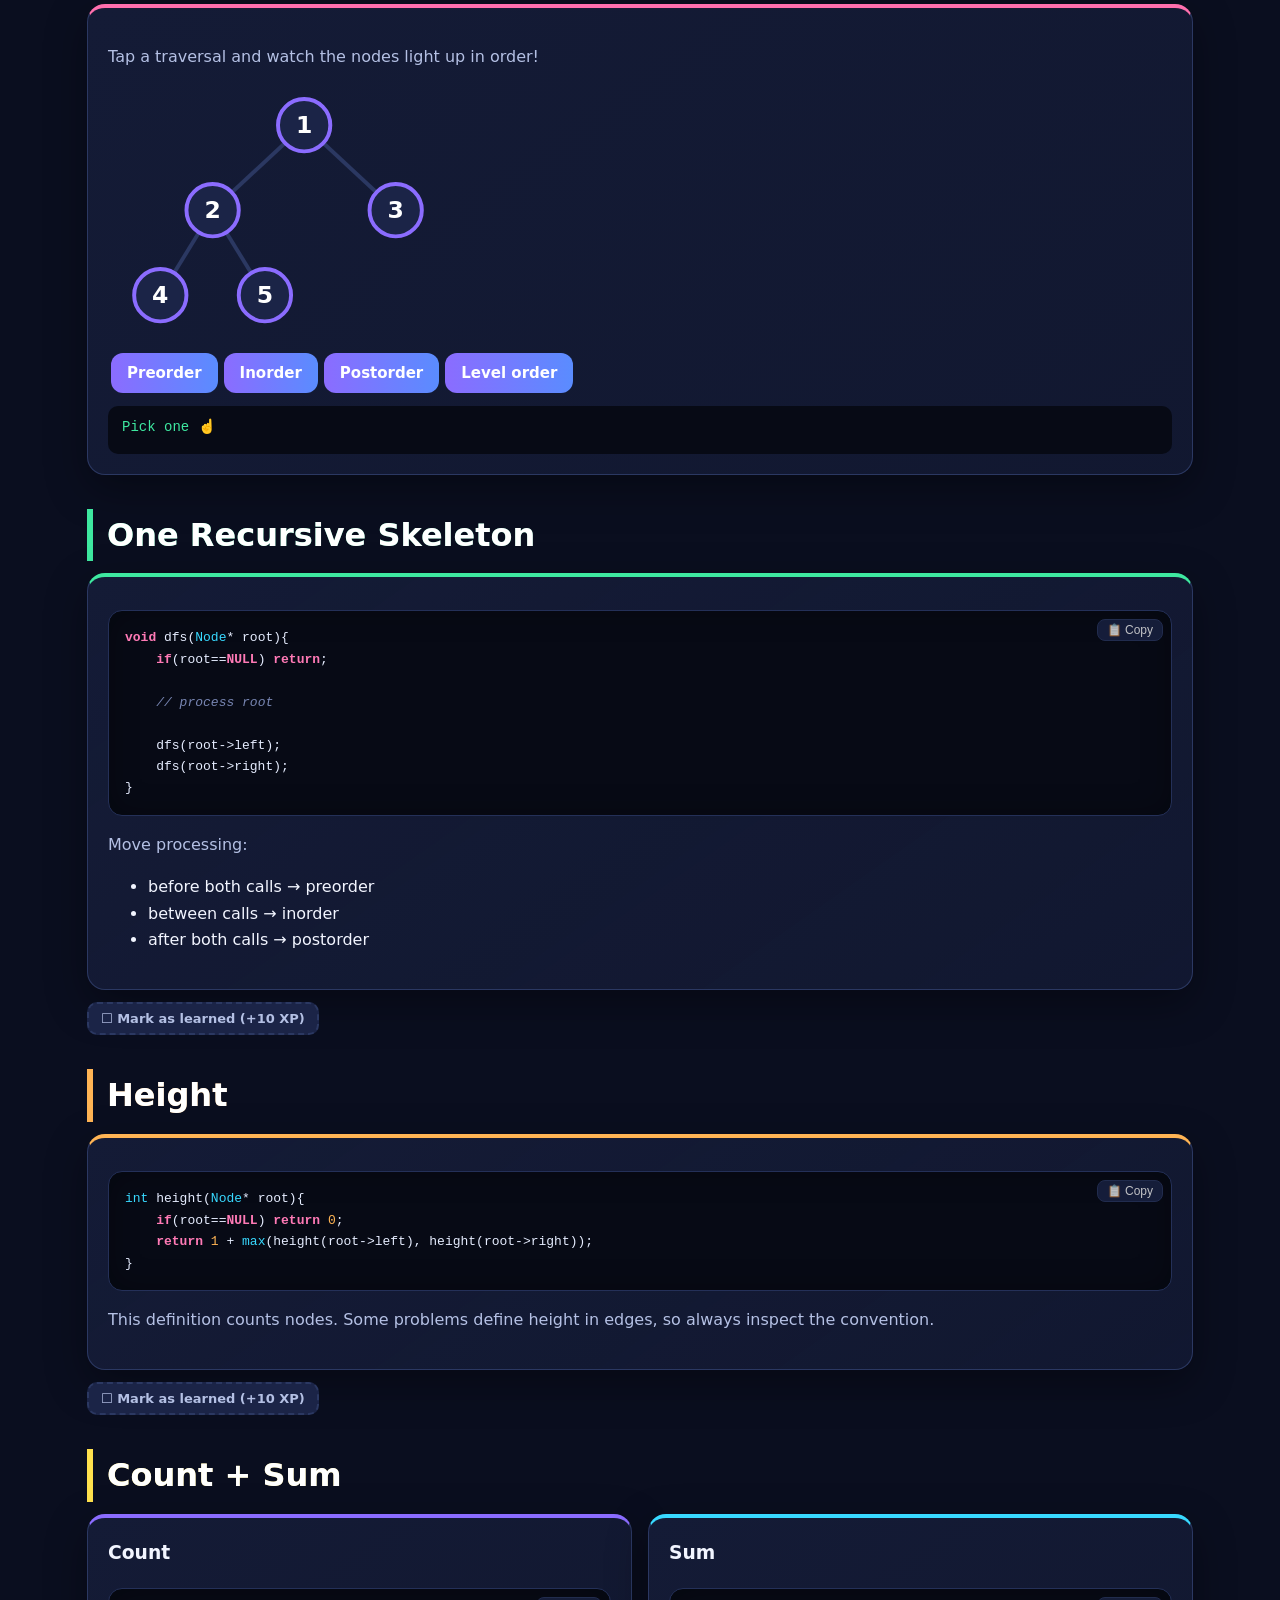
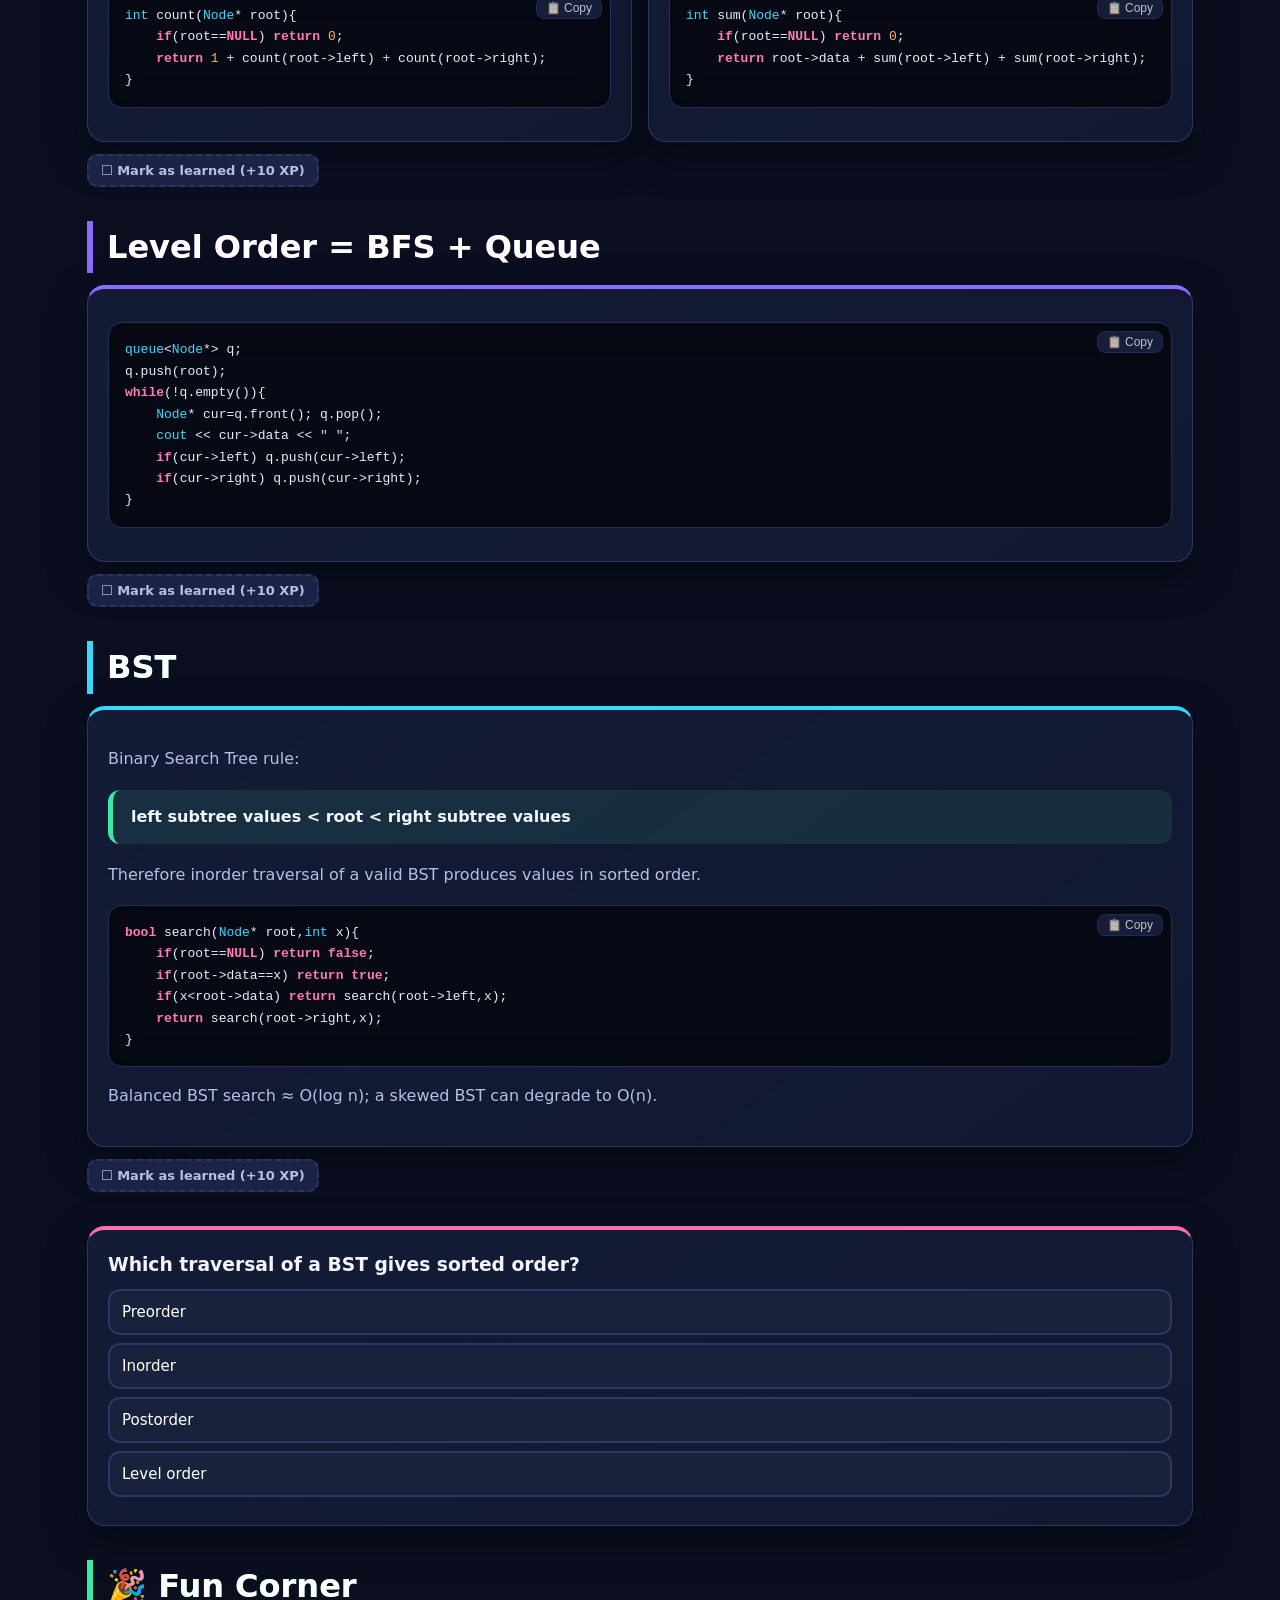
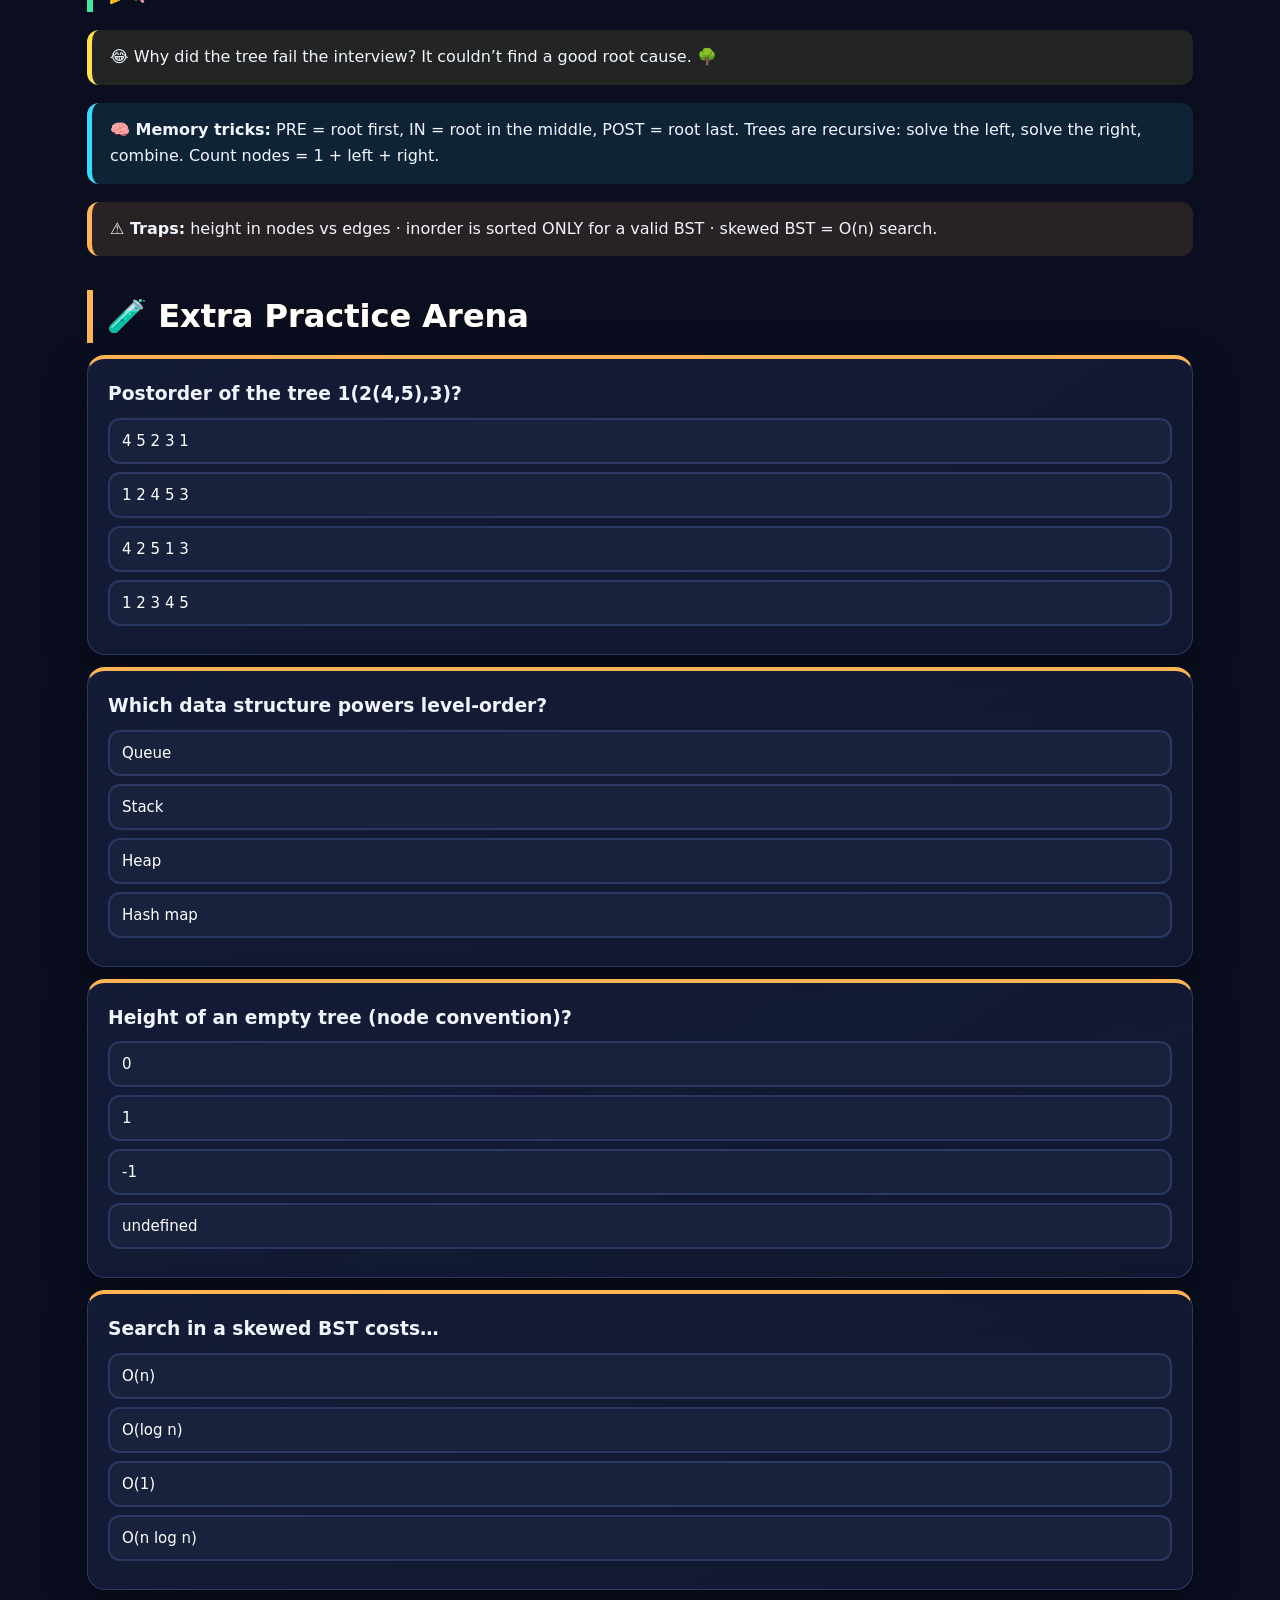
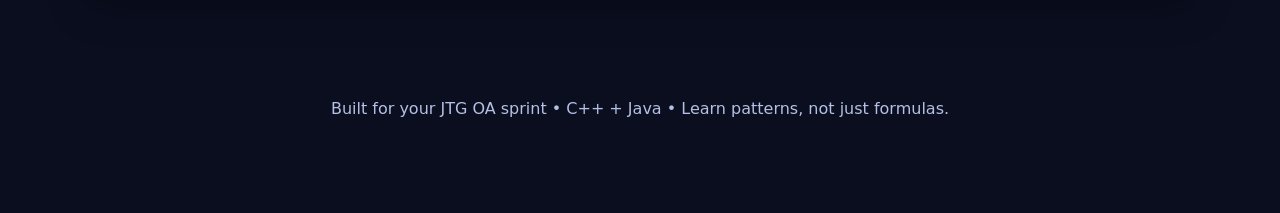
<file: trees.html>
<!doctype html><html lang="en"><head><meta charset="utf-8"><meta name="viewport" content="width=device-width,initial-scale=1,viewport-fit=cover"><meta name="theme-color" content="#0a0e1f"><meta name="apple-mobile-web-app-capable" content="yes"><meta name="mobile-web-app-capable" content="yes"><link rel="icon" href="data:image/svg+xml,<svg xmlns=%27http://www.w3.org/2000/svg%27 viewBox=%270 0 100 100%27><text y=%27.9em%27 font-size=%2790%27>🧠</text></svg>">
<title>Trees & BST | JTG OA Lab</title><link rel="stylesheet" href="style.css"></head><body>
<header><nav class="nav"><a class="logo" href="index.html">JTG <span>OA LAB</span></a><a class="" href="index.html">🏠 Command Center</a><a class="" href="dsa.html">🧠 DSA Core</a><a class="" href="patterns.html">⚡ Patterns</a><a class="" href="linked-list.html">🔗 Linked Lists</a><a class="active" href="trees.html">🌳 Trees & BST</a><a class="" href="output-traps.html">💻 Output Traps</a><a class="" href="quick.html">🚀 Quick Revision</a></nav></header>
<div class="progress"><div id="progressBar"></div></div><main class="wrap">
<div class="hero"><span class="float" style="right:6%;top:12%;animation-delay:0.0s">🌳</span><span class="float" style="right:19%;top:34%;animation-delay:0.8s">🍃</span><span class="float" style="right:32%;top:56%;animation-delay:1.6s">🌲</span><span class="badge">TREES + BST</span><h1>Tree Traversal Without Panic</h1>
<p>The fastest way to become comfortable with trees is to understand one recursive skeleton and move the “process node” line.</p></div>

<section><h2>Tree Node</h2><div class="card"><pre><code>struct Node{
    int data;
    Node* left;
    Node* right;
};</code></pre><p>Java: <code>class Node { int data; Node left,right; }</code></p></div></section>

<section><h2>The Three Traversals</h2><div class="table-wrap"><table><tr><th>Name</th><th>Order</th><th>Memory trick</th></tr>
<tr><td>Preorder</td><td>ROOT → LEFT → RIGHT</td><td>Root comes PRE</td></tr>
<tr><td>Inorder</td><td>LEFT → ROOT → RIGHT</td><td>Root is IN the middle</td></tr>
<tr><td>Postorder</td><td>LEFT → RIGHT → ROOT</td><td>Root comes POST/last</td></tr></table></div>
<div class="card"><p>For:</p><pre><code>        1
       / \
      2   3
     / \
    4   5</code></pre><p>Preorder = <b>1 2 4 5 3</b><br>Inorder = <b>4 2 5 1 3</b><br>Postorder = <b>4 5 2 3 1</b></p></div></section>

<section><h2>One Recursive Skeleton</h2><div class="card"><pre><code>void dfs(Node* root){
    if(root==NULL) return;

    // process root

    dfs(root-&gt;left);
    dfs(root-&gt;right);
}</code></pre>
<p>Move processing:</p><ul><li>before both calls → preorder</li><li>between calls → inorder</li><li>after both calls → postorder</li></ul></div></section>

<section><h2>Height</h2><div class="card"><pre><code>int height(Node* root){
    if(root==NULL) return 0;
    return 1 + max(height(root-&gt;left), height(root-&gt;right));
}</code></pre><p>This definition counts nodes. Some problems define height in edges, so always inspect the convention.</p></div></section>

<section><h2>Count + Sum</h2><div class="grid"><div class="card"><h3>Count</h3><pre><code>int count(Node* root){
    if(root==NULL) return 0;
    return 1 + count(root-&gt;left) + count(root-&gt;right);
}</code></pre></div><div class="card"><h3>Sum</h3><pre><code>int sum(Node* root){
    if(root==NULL) return 0;
    return root-&gt;data + sum(root-&gt;left) + sum(root-&gt;right);
}</code></pre></div></div></section>

<section><h2>Level Order = BFS + Queue</h2><div class="card"><pre><code>queue&lt;Node*&gt; q;
q.push(root);
while(!q.empty()){
    Node* cur=q.front(); q.pop();
    cout &lt;&lt; cur-&gt;data &lt;&lt; " ";
    if(cur-&gt;left) q.push(cur-&gt;left);
    if(cur-&gt;right) q.push(cur-&gt;right);
}</code></pre></div></section>

<section><h2>BST</h2><div class="card"><p>Binary Search Tree rule:</p><div class="callout good"><b>left subtree values &lt; root &lt; right subtree values</b></div>
<p>Therefore inorder traversal of a valid BST produces values in sorted order.</p>
<pre><code>bool search(Node* root,int x){
    if(root==NULL) return false;
    if(root-&gt;data==x) return true;
    if(x&lt;root-&gt;data) return search(root-&gt;left,x);
    return search(root-&gt;right,x);
}</code></pre>
<p>Balanced BST search ≈ O(log n); a skewed BST can degrade to O(n).</p></div></section>

<section><div class="card quiz"><h3>Which traversal of a BST gives sorted order?</h3>
<button class="option" data-correct="false">Preorder</button><button class="option" data-correct="true">Inorder</button>
<button class="option" data-correct="false">Postorder</button><button class="option" data-correct="false">Level order</button></div></section>
</main>
<footer>Built for your JTG OA sprint • C++ + Java • Learn patterns, not just formulas.</footer>
<script src="app.js"></script></body></html>
</file>
<file: style.css>
:root{--bg:#0a0e1f;--panel:#141b36;--panel2:#1b2447;--text:#f2f5ff;--muted:#b4c0e4;--accent:#8b6cff;--cyan:#38d9ff;--green:#3ee8a0;--orange:#ffb454;--pink:#ff6fae;--yellow:#ffe14d;--border:#2b3862;--c:var(--accent);--shadow:0 14px 40px rgba(0,0,0,.35)}
*{box-sizing:border-box}html{scroll-behavior:smooth;-webkit-text-size-adjust:100%}
body{margin:0;font-family:Inter,system-ui,-apple-system,"Segoe UI",sans-serif;color:var(--text);line-height:1.65;min-height:100vh;
background:radial-gradient(circle at 10% 8%,rgba(139,108,255,.28),transparent 30%),radial-gradient(circle at 90% 18%,rgba(56,217,255,.2),transparent 28%),radial-gradient(circle at 50% 100%,rgba(255,111,174,.16),transparent 35%),var(--bg);background-attachment:fixed;overflow-x:hidden}
a{color:inherit;text-decoration:none}.wrap{max-width:1150px;margin:auto;padding:22px}
header{position:sticky;top:0;z-index:30;background:rgba(10,14,31,.9);backdrop-filter:blur(14px);border-bottom:1px solid var(--border)}
.nav{display:flex;gap:6px;align-items:center;max-width:1150px;margin:auto;padding:10px 16px;overflow-x:auto;scrollbar-width:none}
.nav::-webkit-scrollbar{display:none}
.logo{font-weight:900;margin-right:auto;white-space:nowrap;padding-right:10px;font-size:18px}.logo span{background:linear-gradient(90deg,var(--cyan),var(--pink));-webkit-background-clip:text;background-clip:text;color:transparent}
.nav a{padding:8px 12px;border-radius:12px;color:var(--muted);font-size:14px;white-space:nowrap;transition:.2s}
.nav a:hover{background:var(--panel2);color:#fff;transform:translateY(-2px)}
.nav a.active{background:linear-gradient(90deg,var(--accent),var(--pink));color:#fff;font-weight:700}
.stats{display:flex;gap:8px;align-items:center;justify-content:center;padding:5px 12px;font-size:13px;background:rgba(255,255,255,.03);flex-wrap:wrap}
.chip{padding:2px 10px;border-radius:99px;background:var(--panel2);border:1px solid var(--border);white-space:nowrap}
.xpbar{width:110px;height:8px;border-radius:9px;background:#202a52;overflow:hidden}.xpbar i{display:block;height:100%;width:0;background:linear-gradient(90deg,var(--green),var(--yellow));transition:width .6s}
.progress{position:fixed;top:0;left:0;right:0;height:5px;z-index:99;background:transparent}
.progress div{height:100%;width:0;background:linear-gradient(90deg,var(--accent),var(--cyan),var(--green),var(--yellow),var(--pink));transition:.15s}
.hero{padding:44px 24px 30px;margin-top:8px;border-radius:26px;position:relative;overflow:hidden;background:linear-gradient(135deg,rgba(139,108,255,.25),rgba(56,217,255,.14),rgba(255,111,174,.2));border:1px solid var(--border)}
.hero h1{font-size:clamp(32px,6.5vw,62px);line-height:1.05;margin:12px 0;background:linear-gradient(90deg,#fff,var(--cyan) 50%,var(--pink));-webkit-background-clip:text;background-clip:text;color:transparent}
.hero h1 span{-webkit-text-fill-color:initial}
.hero p{font-size:17px;color:var(--muted);max-width:820px}
.badge{display:inline-block;padding:6px 12px;border:1px solid var(--cyan);border-radius:999px;color:var(--cyan);font-size:12px;font-weight:700;letter-spacing:.5px;animation:pulse 2.4s infinite}
@keyframes pulse{50%{box-shadow:0 0 18px rgba(56,217,255,.55)}}
.float{position:absolute;font-size:34px;opacity:.5;animation:fl 6s ease-in-out infinite;pointer-events:none}
@keyframes fl{50%{transform:translateY(-16px) rotate(12deg)}}
.grid{display:grid;grid-template-columns:repeat(auto-fit,minmax(250px,1fr));gap:16px}
.card{background:linear-gradient(145deg,var(--panel),rgba(20,27,54,.75));border:1px solid var(--border);border-top:4px solid var(--c);border-radius:18px;padding:20px;box-shadow:var(--shadow);transition:transform .25s,box-shadow .25s}
.grid>.card:hover,a.card:hover{transform:translateY(-6px) rotate(-.4deg);box-shadow:0 18px 44px rgba(0,0,0,.45),0 0 0 1px var(--c)}
.card h2,.card h3{margin-top:0}.card p,.muted{color:var(--muted)}
.grid>.card:nth-child(5n+1){--c:var(--accent)}.grid>.card:nth-child(5n+2){--c:var(--cyan)}.grid>.card:nth-child(5n+3){--c:var(--pink)}.grid>.card:nth-child(5n+4){--c:var(--green)}.grid>.card:nth-child(5n+5){--c:var(--orange)}
main section:nth-of-type(6n+1){--c:var(--accent)}main section:nth-of-type(6n+2){--c:var(--cyan)}main section:nth-of-type(6n+3){--c:var(--pink)}main section:nth-of-type(6n+4){--c:var(--green)}main section:nth-of-type(6n+5){--c:var(--orange)}main section:nth-of-type(6n+6){--c:var(--yellow)}
.kpi{font-size:34px;font-weight:900;color:var(--c)}.tag{display:inline-block;margin:3px;padding:3px 8px;border-radius:7px;background:#202b49;font-size:12px}
.callout{border-left:5px solid var(--accent);background:rgba(139,108,255,.13);padding:14px 18px;border-radius:12px;margin:18px 0}
.warn{border-left-color:var(--orange);background:rgba(255,180,84,.12)}.good{border-left-color:var(--green);background:rgba(62,232,160,.1)}
.joke{border-left-color:var(--yellow);background:rgba(255,225,77,.1)}.fact{border-left-color:var(--cyan);background:rgba(56,217,255,.1)}
section{margin:34px 0}.section-title{display:flex;align-items:end;gap:12px}
section>h2,.section-title h2{font-size:clamp(22px,4vw,32px);margin:0 0 12px;padding-left:14px;border-left:6px solid var(--c);background:linear-gradient(90deg,var(--c),transparent);-webkit-background-clip:text;background-clip:text}
section>h2{color:#fff}
pre{position:relative;background:#070a15;border:1px solid #243058;border-radius:14px;padding:16px;overflow:auto;box-shadow:inset 0 0 30px rgba(0,0,0,.3);-webkit-overflow-scrolling:touch}
code{font-family:"Cascadia Code","Fira Code",Consolas,monospace;font-size:13px;color:#ffd9a8}pre code{color:#e6edff}
.k{color:#ff7ab6;font-weight:700}.t{color:#38d9ff}.s{color:#7dffb0}.n{color:#ffb454}.cm{color:#7886b3;font-style:italic}
.copy{position:absolute;top:8px;right:8px;border:1px solid var(--border);background:var(--panel2);color:#fff;border-radius:8px;font-size:12px;padding:3px 9px;cursor:pointer;opacity:.75}.copy:hover{opacity:1;background:var(--accent)}
table{width:100%;border-collapse:collapse}.table-wrap{overflow:auto;border:1px solid var(--border);border-radius:14px;background:rgba(20,27,54,.6)}
th,td{padding:11px 13px;border-bottom:1px solid var(--border);text-align:left}th{background:linear-gradient(90deg,var(--accent),var(--pink));color:#fff}
tr:hover td{background:rgba(139,108,255,.12)}
details{background:var(--panel);border:1px solid var(--border);border-radius:13px;padding:12px 15px;margin:10px 0}summary{cursor:pointer;font-weight:800}
.quiz{margin-top:12px}.quiz h3{margin-bottom:8px}
.option{display:block;width:100%;text-align:left;background:#18223d;border:2px solid var(--border);color:#fff;padding:12px;border-radius:12px;margin:8px 0;cursor:pointer;font-size:15px;font-family:inherit;transition:.15s}
.option:hover{border-color:var(--cyan);transform:translateX(4px)}
.correct{border-color:var(--green)!important;background:rgba(62,232,160,.18)!important}.wrong{border-color:var(--pink)!important;background:rgba(255,111,174,.16)!important;animation:shake .35s}
@keyframes shake{25%{transform:translateX(-7px)}75%{transform:translateX(7px)}}
.why{display:none;margin-top:8px;padding:10px 14px;border-radius:10px;background:rgba(62,232,160,.1);border-left:4px solid var(--green);font-size:14px}.why.show{display:block}
.tabs{display:flex;gap:8px;margin-bottom:12px;flex-wrap:wrap}.tab{padding:8px 16px;border:2px solid var(--border);background:var(--panel2);color:var(--muted);border-radius:10px;cursor:pointer;font-weight:700;font-family:inherit}
.tab.active{color:#fff;border-color:var(--accent);background:linear-gradient(90deg,var(--accent),var(--pink))}
.tabcontent{display:none}.tabcontent.active{display:block}
.search{width:100%;padding:14px 16px;margin:18px 0 0;background:#0b1020;color:#fff;border:2px solid var(--border);border-radius:14px;font-size:16px}.search:focus{outline:none;border-color:var(--cyan);box-shadow:0 0 18px rgba(56,217,255,.3)}
.timer{font-variant-numeric:tabular-nums;font-size:56px;font-weight:900;background:linear-gradient(90deg,var(--green),var(--yellow));-webkit-background-clip:text;background-clip:text;color:transparent}
.btn{display:inline-block;border:0;background:linear-gradient(90deg,var(--accent),#5a8cff);color:#fff;padding:11px 16px;border-radius:12px;font-weight:800;cursor:pointer;font-size:15px;font-family:inherit;transition:.2s}
.btn:hover{transform:translateY(-2px) scale(1.03);box-shadow:0 8px 22px rgba(139,108,255,.5)}.btn.alt{background:linear-gradient(90deg,var(--pink),var(--orange))}.btn.ok{background:linear-gradient(90deg,#1fb97a,var(--green));color:#05231a}
.done-btn{margin-top:12px;font-size:13px;padding:7px 12px;background:var(--panel2);border:2px dashed var(--border);color:var(--muted);border-radius:10px;cursor:pointer;font-family:inherit;font-weight:700}
.done-btn.on{background:rgba(62,232,160,.18);border:2px solid var(--green);color:var(--green)}
.reveal{opacity:0;transform:translateY(24px);transition:.6s}.reveal.in{opacity:1;transform:none}
.viz{overflow:auto}.vrow{display:flex;gap:10px;flex-wrap:wrap;margin:14px 0;align-items:flex-end}
.vbox{min-width:62px;text-align:center;padding:10px 8px;border-radius:12px;background:var(--panel2);border:2px solid var(--border);font-weight:800;transition:.3s;position:relative}
.vbox small{display:block;color:var(--muted);font-weight:500;font-size:11px}
.vbox.l{border-color:var(--cyan);background:rgba(56,217,255,.2);transform:translateY(-8px)}.vbox.r{border-color:var(--pink);background:rgba(255,111,174,.2);transform:translateY(-8px)}
.vbox.lr{border-color:var(--yellow);background:rgba(255,225,77,.2)}.vbox.hit{border-color:var(--green);background:rgba(62,232,160,.3)}
.vbox .lab{position:absolute;top:-24px;left:0;right:0;font-size:11px;color:var(--yellow)}
.vlog{min-height:48px;padding:10px 14px;border-radius:10px;background:#070a15;color:var(--green);font-family:monospace;font-size:14px;margin-top:10px}
svg .nd{fill:var(--panel2);stroke:var(--accent);stroke-width:3;transition:.3s}svg .nd.on{fill:var(--green);stroke:#fff}svg text{fill:#fff;font-weight:800;text-anchor:middle;font-size:18px}svg line{stroke:var(--border);stroke-width:3}
.fc{height:190px;perspective:900px;cursor:pointer;margin:14px 0}.fci{position:relative;width:100%;height:100%;transition:transform .55s;transform-style:preserve-3d}.fc.flip .fci{transform:rotateY(180deg)}
.fcf,.fcb{position:absolute;inset:0;backface-visibility:hidden;-webkit-backface-visibility:hidden;border-radius:20px;display:flex;align-items:center;justify-content:center;text-align:center;padding:18px;font-size:22px;font-weight:800}
.fcf{background:linear-gradient(135deg,var(--accent),var(--pink))}.fcb{background:linear-gradient(135deg,#1fb97a,var(--cyan));transform:rotateY(180deg);color:#04231c}
.toast{position:fixed;left:50%;bottom:86px;transform:translate(-50%,30px);max-width:92vw;background:var(--panel2);border:2px solid var(--yellow);padding:12px 18px;border-radius:16px;z-index:100;opacity:0;transition:.4s;pointer-events:none;text-align:center}
.toast.show{opacity:1;transform:translate(-50%,0)}
.fab{position:fixed;right:16px;bottom:18px;z-index:60;width:56px;height:56px;border-radius:50%;border:0;font-size:26px;cursor:pointer;background:linear-gradient(135deg,var(--yellow),var(--orange));box-shadow:0 8px 24px rgba(0,0,0,.5);transition:.3s}.fab:hover{transform:rotate(25deg) scale(1.12)}
.conf{position:fixed;top:-30px;z-index:200;font-size:24px;pointer-events:none;animation:fall 1.8s ease-in forwards}
@keyframes fall{to{transform:translateY(110vh) rotate(540deg);opacity:.2}}
.ring{display:flex;align-items:center;gap:10px;margin:6px 0}.ring .xpbar{flex:1;width:auto}
footer{padding:50px 16px 90px;color:var(--muted);text-align:center}
@media(max-width:700px){.wrap{padding:14px}.hero{padding:30px 16px 22px;border-radius:20px}.hero p{font-size:15px}.timer{font-size:46px}.xpbar{width:70px}.fc{height:170px}.fcf,.fcb{font-size:18px}th,td{padding:9px}}
@media(prefers-reduced-motion:reduce){*{animation:none!important;transition:none!important}.reveal{opacity:1;transform:none}}
</file>
